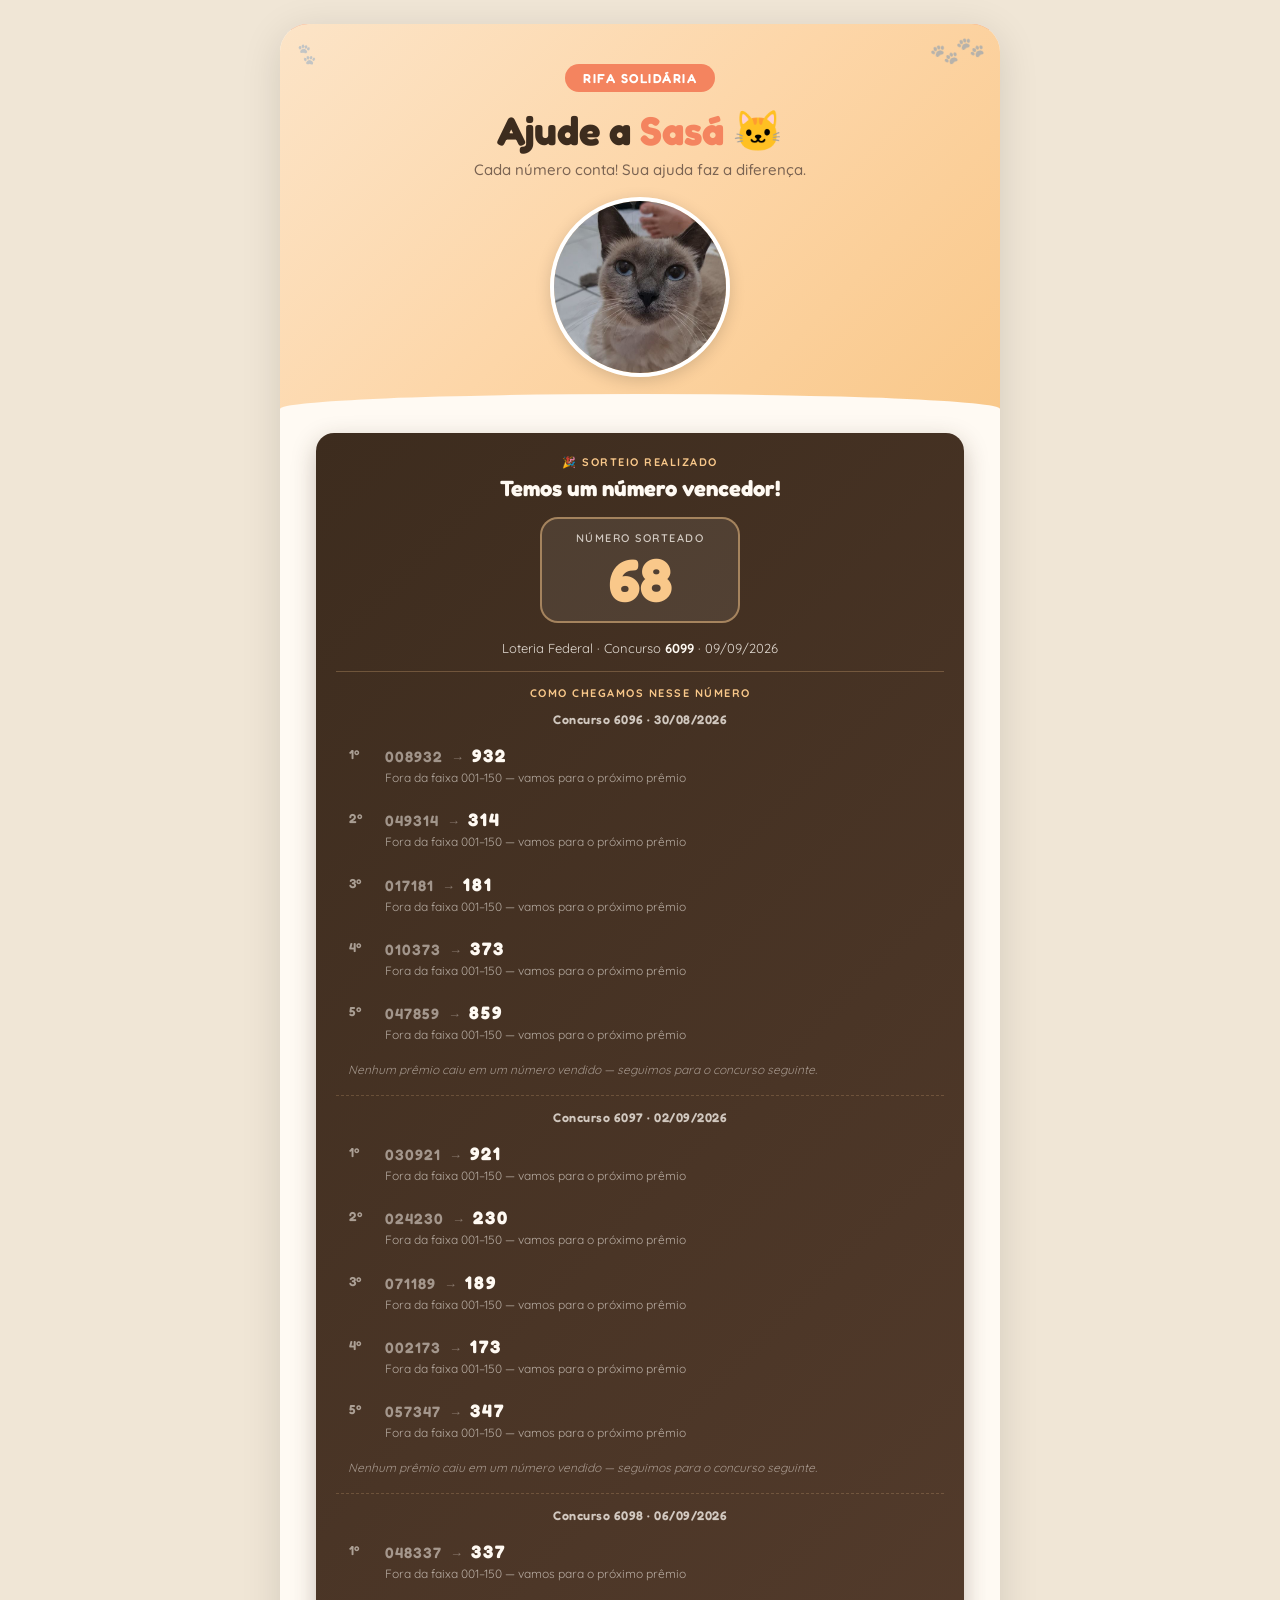
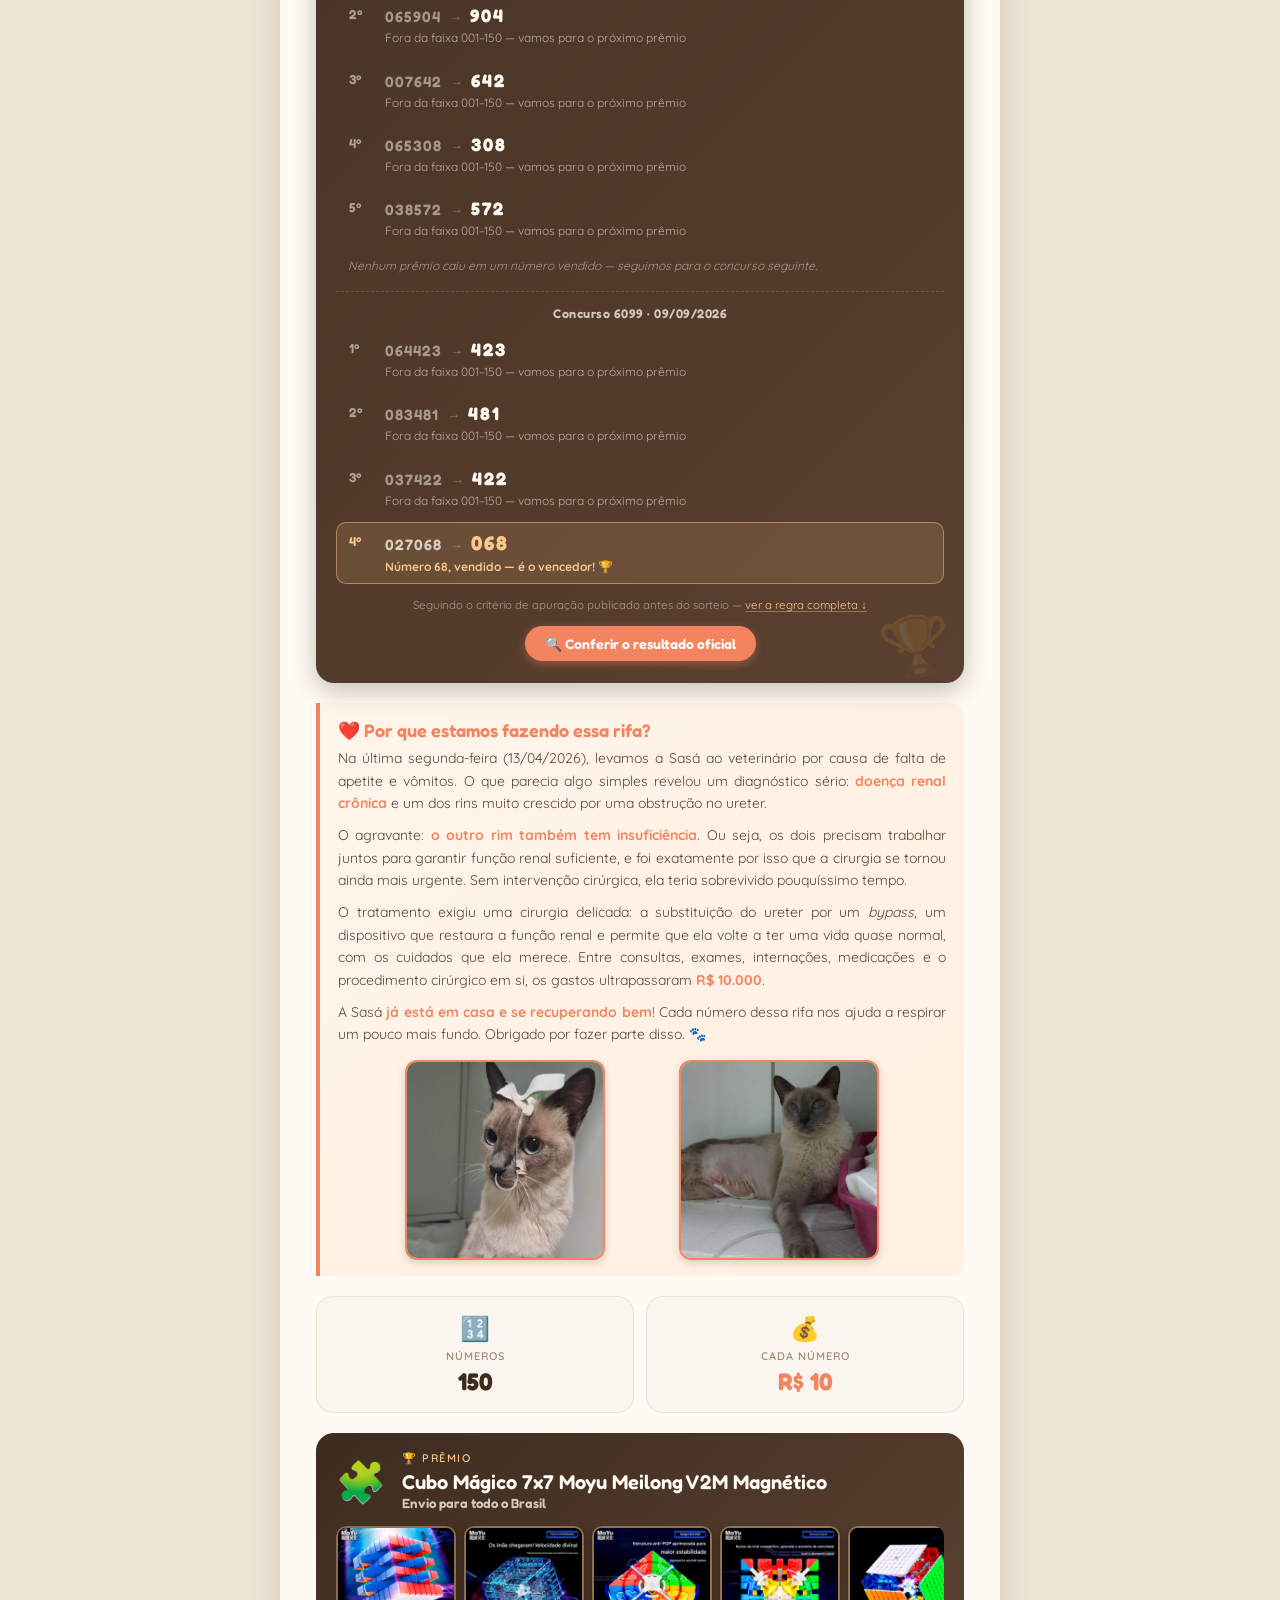
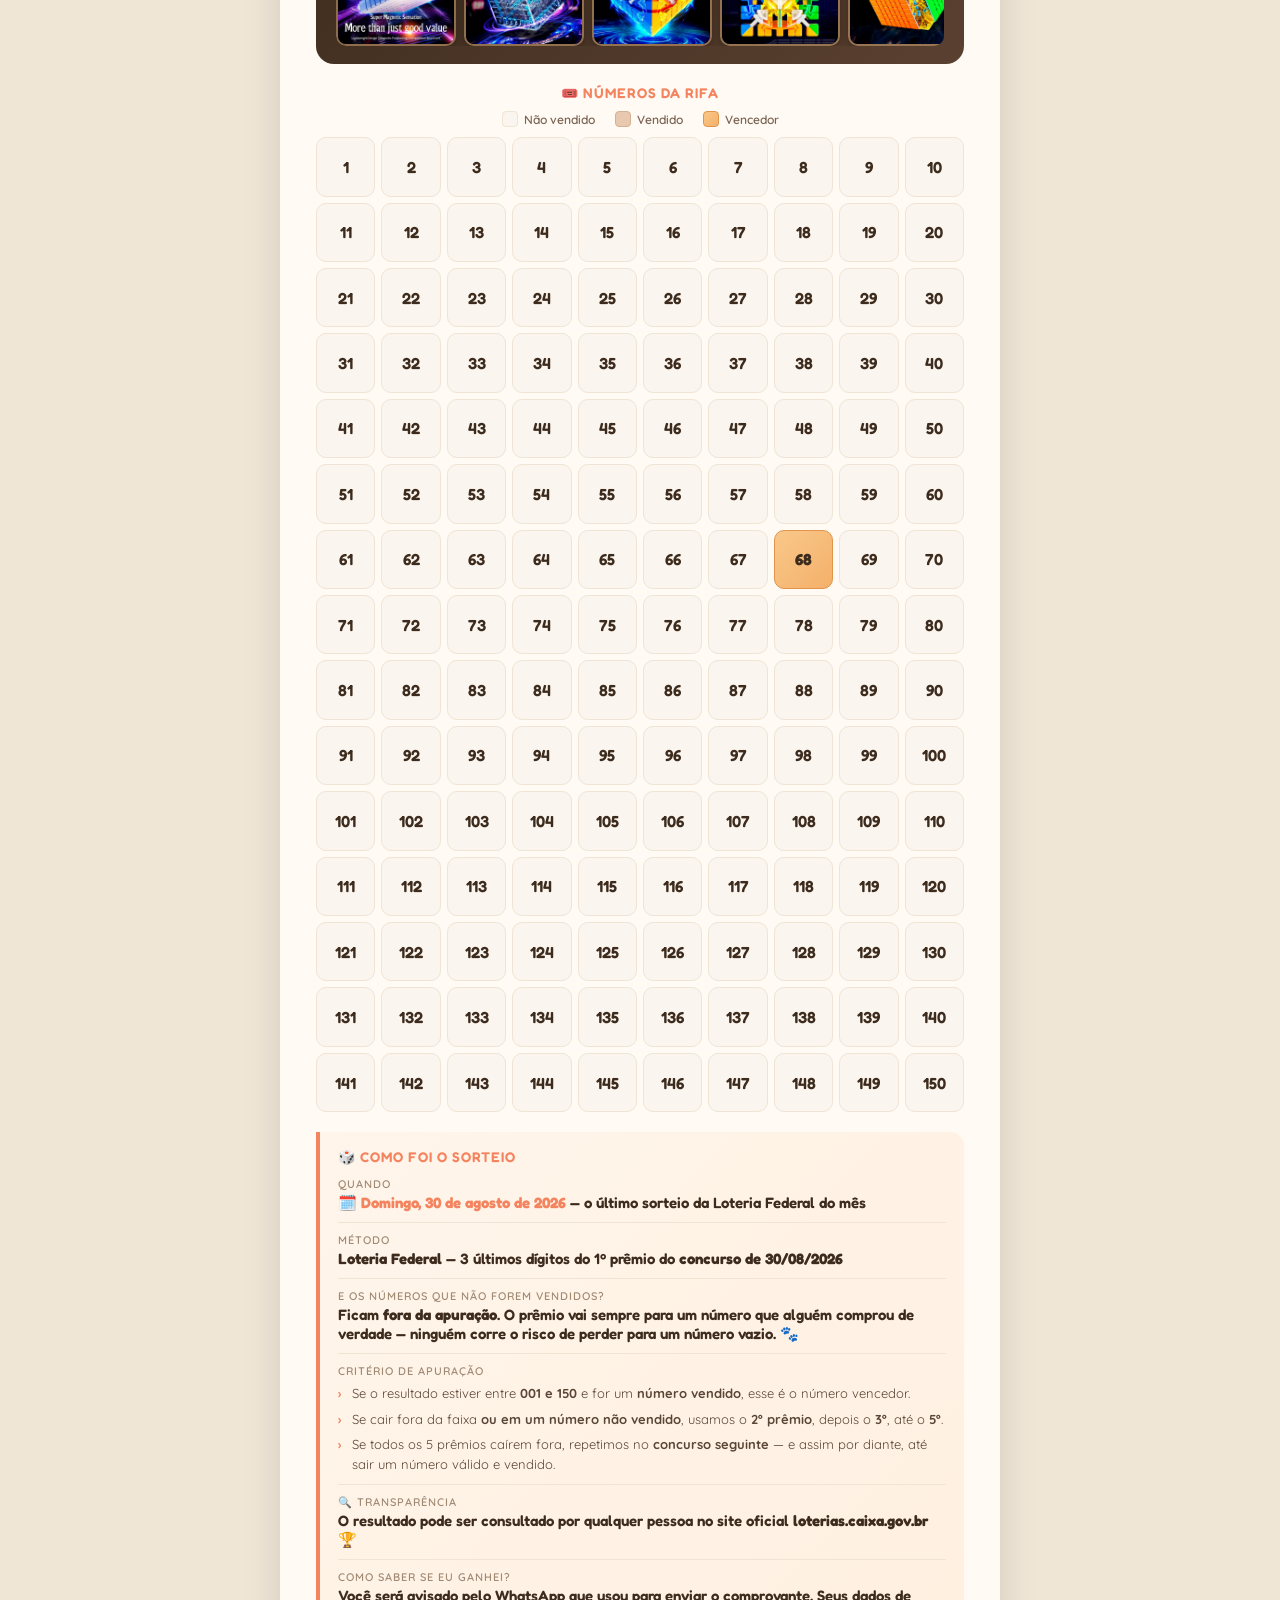
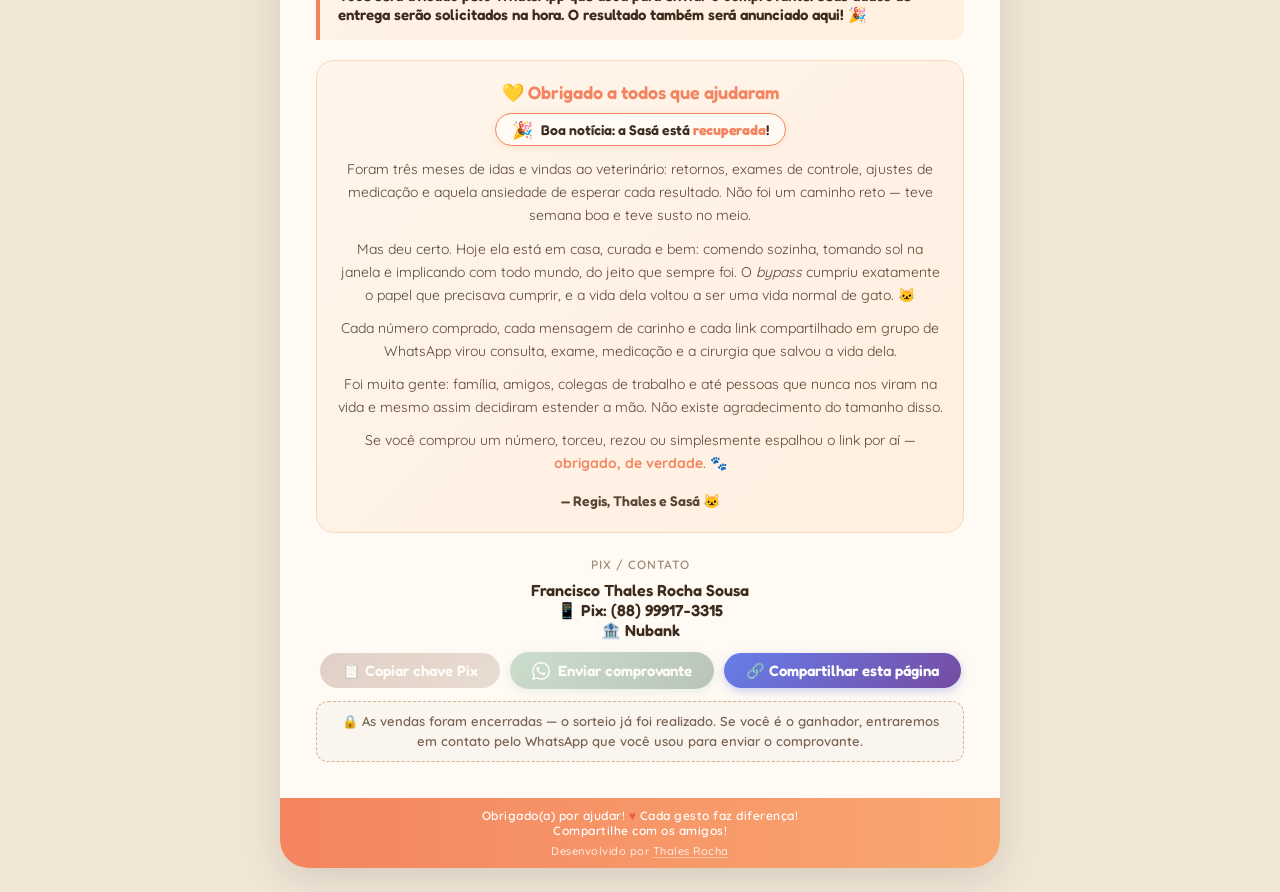
<file: index.html>
<!doctype html>
<html lang="pt-BR">
  <head>
    <meta charset="UTF-8" />
    <meta name="viewport" content="width=device-width, initial-scale=1.0" />
    <title>🐱 Rifa Solidária — Ajude a Sasá</title>
    <meta
      name="description"
      content="Nossa gatinha foi diagnosticada com doença renal crônica e precisou de uma cirurgia de emergência que ultrapassou R$ 10.000. Ela já está em casa se recuperando, mas precisamos de uma forcinha! 🙏 🔢 150 números • 💰 R$ 10 cada 🏆 Prêmio: Cubo Mágico 7x7 Moyu Meilong V2M Magnético 🗓️ Sorteio: 30/08/2026 pela Loteria Federal 👇 Acesse, escolha seu número e faça o Pix. Compartilhe com os amigos! Cada número ajuda muito. 🐾♥️"
    />
    <meta
      name="keywords"
      content="rifa solidária, ajude a Sasá, rifa gato, cubo mágico, rifa online, rifa pix"
    />
    <meta name="author" content="Francisco Thales Rocha Sousa" />
    <meta name="robots" content="index, follow" />

    <!-- Open Graph (WhatsApp, Facebook, etc.) -->
    <meta property="og:type" content="website" />
    <meta
      property="og:url"
      content="https://thalesrochas.github.io/rifa-sasa"
    />
    <meta property="og:title" content="🐱 Rifa Solidária — Ajude a Sasá" />
    <meta
      property="og:description"
      content="Nossa gatinha foi diagnosticada com doença renal crônica e precisou de uma cirurgia de emergência que ultrapassou R$ 10.000. Ela já está em casa se recuperando, mas precisamos de uma forcinha! 🙏 🔢 150 números • 💰 R$ 10 cada 🏆 Prêmio: Cubo Mágico 7x7 Moyu Meilong V2M Magnético 🗓️ Sorteio: 30/08/2026 pela Loteria Federal 👇 Acesse, escolha seu número e faça o Pix. Compartilhe com os amigos! Cada número ajuda muito. 🐾♥️"
    />
    <meta
      property="og:image"
      content="https://thalesrochas.github.io/rifa-sasa/img/foto4.jpg"
    />
    <meta
      property="og:image:secure_url"
      content="https://thalesrochas.github.io/rifa-sasa/img/foto4.jpg"
    />
    <meta property="og:image:type" content="image/jpeg" />
    <meta
      property="og:image:alt"
      content="Foto da Sasá, gatinha da rifa solidária"
    />
    <meta property="og:locale" content="pt_BR" />
    <meta property="og:site_name" content="Rifa Solidária da Sasá" />

    <!-- Twitter Card -->
    <meta name="twitter:card" content="summary_large_image" />
    <meta name="twitter:title" content="🐱 Rifa Solidária — Ajude a Sasá" />
    <meta
      name="twitter:description"
      content="Nossa gatinha foi diagnosticada com doença renal crônica e precisou de uma cirurgia de emergência que ultrapassou R$ 10.000. Ela já está em casa se recuperando, mas precisamos de uma forcinha! 🙏 🔢 150 números • 💰 R$ 10 cada 🏆 Prêmio: Cubo Mágico 7x7 Moyu Meilong V2M Magnético 🗓️ Sorteio: 30/08/2026 pela Loteria Federal 👇 Acesse, escolha seu número e faça o Pix. Compartilhe com os amigos! Cada número ajuda muito. 🐾♥️"
    />
    <meta
      name="twitter:image"
      content="https://thalesrochas.github.io/rifa-sasa/img/foto4.jpg"
    />
    <meta
      name="twitter:image:alt"
      content="Foto da Sasá, gatinha da rifa solidária"
    />

    <link
      href="https://fonts.googleapis.com/css2?family=Fredoka:wght@400;500;600;700&family=Quicksand:wght@400;500;600;700&display=swap"
      rel="stylesheet"
    />
    <link rel="stylesheet" href="css/stylesheet.css" />
    <script src="js/script.js" defer></script>
  </head>
  <body>
    <div class="card">
      <div class="header">
        <div class="paw-prints">🐾🐾</div>
        <div class="paw-prints-left">🐾</div>
        <div class="badge">Rifa Solidária</div>
        <div class="title">Ajude a <span>Sasá</span> 🐱</div>
        <div class="subtitle">
          Cada número conta! Sua ajuda faz a diferença.
        </div>
        <img src="img/foto1.jpg" alt="Sasá" class="cat-photo-header" />
      </div>

      <div class="body">
        <!-- ═══════════════════════════════════════════════════════════
             RESULTADO DO SORTEIO
             Fica oculto até você preencher o objeto RESULTADO no topo
             de js/script.js. Não precisa mexer neste bloco.
             ═══════════════════════════════════════════════════════════ -->
        <div class="result-box" id="result-box" hidden>
          <div class="result-eyebrow" id="result-eyebrow">
            🎉 Sorteio realizado
          </div>
          <div class="result-headline" id="result-headline">
            Temos um número vencedor!
          </div>
          <div class="result-number-wrap" id="result-number-wrap">
            <span class="result-number-label">Número sorteado</span>
            <span class="result-number" id="result-number">—</span>
          </div>
          <div class="result-pending" id="result-pending" hidden>
            <span class="result-pending-icon">⏳</span>
            <span class="result-pending-text" id="result-pending-text"></span>
          </div>
          <div class="result-meta">
            <span class="result-concurso-line" id="result-concurso-line"></span>

            <div class="apuracao" id="apuracao" hidden>
              <div class="apuracao-title" id="apuracao-title">
                Como chegamos nesse número
              </div>
              <div class="apuracao-steps" id="apuracao-steps"></div>
              <div class="apuracao-nota" id="apuracao-nota" hidden></div>
              <div class="apuracao-ref">
                Seguindo o critério de apuração publicado antes do sorteio —
                <a href="#draw-section" class="apuracao-ref-link"
                  >ver a regra completa ↓</a
                >
              </div>
            </div>

            <a
              class="result-link"
              id="result-link"
              href="https://loterias.caixa.gov.br/Paginas/Federal.aspx"
              target="_blank"
              rel="noopener"
            >
              🔍 Conferir o resultado oficial
            </a>
          </div>
        </div>

        <div class="announce-box" id="announce-box">
          <div class="announce-eyebrow">📢 Aviso importante</div>
          <div class="announce-headline">O sorteio já tem data!</div>
          <div class="announce-date">
            <span class="announce-date-day">30</span>
            <span class="announce-date-rest">
              <span class="announce-date-month">de agosto, domingo</span>
              <span class="announce-date-note"
                >Último sorteio da Loteria Federal do mês</span
              >
            </span>
          </div>
          <div class="announce-text">
            <p>
              No começo, a combinação era sortear só quando todos os 150 números
              estivessem vendidos. Acontece que faz um tempo que as vendas
              pararam, e não seria justo deixar quem já participou esperando sem
              previsão nenhuma.
            </p>
            <p>
              Por isso decidimos antecipar:
              <strong>o sorteio acontece no dia 30 de agosto de 2026</strong>,
              com todos os números vendidos ou não. Quem já comprou passa a ter
              uma data certa para saber o resultado — e quem ainda quiser entrar
              tem até lá para escolher o seu.
            </p>
            <p>
              E fica a garantia:
              <strong>números não vendidos não concorrem</strong>. Se o
              resultado cair em um deles, seguimos para o prêmio seguinte até
              chegar em um número comprado. O prêmio vai, com certeza, para
              alguém que participou. 🏆
            </p>
          </div>
        </div>

        <div class="cause-box">
          <div class="cause-title">❤️ Por que estamos fazendo essa rifa?</div>
          <div class="cause-body">
            <p>
              Na última segunda-feira (13/04/2026), levamos a Sasá ao
              veterinário por causa de falta de apetite e vômitos. O que parecia
              algo simples revelou um diagnóstico sério:
              <strong>doença renal crônica</strong> e um dos rins muito crescido
              por uma obstrução no ureter.
            </p>
            <p>
              O agravante:
              <strong>o outro rim também tem insuficiência</strong>. Ou seja, os
              dois precisam trabalhar juntos para garantir função renal
              suficiente, e foi exatamente por isso que a cirurgia se tornou
              ainda mais urgente. Sem intervenção cirúrgica, ela teria
              sobrevivido pouquíssimo tempo.
            </p>
            <p>
              O tratamento exigiu uma cirurgia delicada: a substituição do
              ureter por um <i>bypass</i>, um dispositivo que restaura a função
              renal e permite que ela volte a ter uma vida quase normal, com os
              cuidados que ela merece. Entre consultas, exames, internações,
              medicações e o procedimento cirúrgico em si, os gastos
              ultrapassaram <strong>R$ 10.000</strong>.
            </p>
            <p>
              A Sasá <strong>já está em casa e se recuperando bem</strong>! Cada
              número dessa rifa nos ajuda a respirar um pouco mais fundo.
              Obrigado por fazer parte disso. 🐾
            </p>
            <div class="cause-photos">
              <img
                src="img/foto2.jpg"
                alt="Sasá com uma sonda"
                class="cat-photo-cause"
              />
              <img
                src="img/foto3.jpg"
                alt="Sasá se recuperando"
                class="cat-photo-cause"
              />
            </div>
          </div>
        </div>

        <div class="info-grid">
          <div class="info-item">
            <div class="icon">🔢</div>
            <div class="label">Números</div>
            <div class="value">150</div>
          </div>
          <div class="info-item">
            <div class="icon">💰</div>
            <div class="label">Cada número</div>
            <div class="value highlight">R$ 10</div>
          </div>
        </div>

        <div class="how-to-section" id="how-to-section">
          <div class="how-to-title">📋 Como participar</div>
          <div class="how-to-steps">
            <div class="how-to-step">
              <div class="step-number">1</div>
              <div class="step-text">
                Clique em um ou mais números disponíveis abaixo para
                selecioná-los
              </div>
            </div>
            <div class="how-to-step">
              <div class="step-number">2</div>
              <div class="step-text">
                Faça o PIX de <strong>R$&nbsp;10 por número</strong> para a
                chave abaixo
              </div>
            </div>
            <div class="how-to-step">
              <div class="step-number">3</div>
              <div class="step-text">
                Clique em <strong>"Enviar comprovante"</strong> — os números
                escolhidos já estarão na mensagem. Adicione seu nome e envie!
              </div>
            </div>
          </div>
        </div>

        <div class="prize-box">
          <div class="prize-header">
            <div class="prize-icon">🧩</div>
            <div class="prize-info">
              <div class="prize-label">🏆 Prêmio</div>
              <div class="prize-name">
                Cubo Mágico 7x7 Moyu Meilong V2M Magnético
              </div>
              <div class="prize-name small">Envio para todo o Brasil</div>
            </div>
          </div>
          <div class="prize-gallery">
            <div class="prize-gallery-track">
              <img
                src="img/premio1.jpg"
                alt="Cubo Mágico 7x7 Meilong V2 Magnético"
                class="prize-photo"
              />
              <img
                src="img/premio2.jpg"
                alt="Cubo Mágico 7x7 Meilong V2 Magnético"
                class="prize-photo"
              />
              <img
                src="img/premio3.jpg"
                alt="Cubo Mágico 7x7 Meilong V2 Magnético"
                class="prize-photo"
              />
              <img
                src="img/premio4.jpg"
                alt="Cubo Mágico 7x7 Meilong V2 Magnético"
                class="prize-photo"
              />
              <img
                src="img/premio5.jpg"
                alt="Cubo Mágico 7x7 Meilong V2 Magnético"
                class="prize-photo"
              />
            </div>
          </div>
        </div>

        <div class="numbers-section">
          <div class="numbers-title">🎟️ Números da Rifa</div>
          <div class="numbers-legend">
            <span class="legend-item legend-available" id="legend-available"
              >Disponível</span
            >
            <span class="legend-item legend-selected">Selecionado</span>
            <span class="legend-item legend-sold">Vendido</span>
            <span class="legend-item legend-winner" id="legend-winner" hidden
              >Vencedor</span
            >
          </div>
          <div id="numbers-grid"></div>
          <div
            id="selection-counter"
            class="selection-counter"
            style="display: none"
          >
            <div class="selection-header">
              <span id="selection-label" class="selection-label"></span>
              <button class="selection-clear-btn" onclick="clearSelection()">
                ✕ Limpar
              </button>
            </div>
            <div
              id="selection-numbers-list"
              class="selection-numbers-list"
            ></div>
            <div id="selection-total" class="selection-total"></div>
          </div>
        </div>

        <div class="draw-section" id="draw-section">
          <div class="draw-title" id="draw-title">🎲 Como será o sorteio?</div>
          <div class="draw-info">
            <div class="draw-item">
              <span class="draw-label">Quando</span>
              <span class="draw-value"
                >🗓️
                <strong class="draw-highlight"
                  >Domingo, 30 de agosto de 2026</strong
                >
                — o último sorteio da Loteria Federal do mês</span
              >
            </div>
            <div class="draw-divider"></div>
            <div class="draw-item">
              <span class="draw-label">Método</span>
              <span class="draw-value"
                ><strong>Loteria Federal</strong> — 3 últimos dígitos do 1º
                prêmio do <strong>concurso de 30/08/2026</strong></span
              >
            </div>
            <div class="draw-divider"></div>
            <div class="draw-item">
              <span class="draw-label"
                >E os números que não forem vendidos?</span
              >
              <span class="draw-value"
                >Ficam <strong>fora da apuração</strong>. O prêmio vai sempre
                para um número que alguém comprou de verdade — ninguém corre o
                risco de perder para um número vazio. 🐾</span
              >
            </div>
            <div class="draw-divider"></div>
            <div class="draw-item">
              <span class="draw-label">Critério de apuração</span>
              <ul class="draw-rules">
                <li>
                  Se o resultado estiver entre <strong>001 e 150</strong> e for
                  um <strong>número vendido</strong>, esse é o número vencedor.
                </li>
                <li>
                  Se cair fora da faixa
                  <strong>ou em um número não vendido</strong>, usamos o
                  <strong>2º prêmio</strong>, depois o <strong>3º</strong>, até
                  o <strong>5º</strong>.
                </li>
                <li>
                  Se todos os 5 prêmios caírem fora, repetimos no
                  <strong>concurso seguinte</strong> — e assim por diante, até
                  sair um número válido e vendido.
                </li>
              </ul>
            </div>
            <div class="draw-divider"></div>
            <div class="draw-item">
              <span class="draw-label">🔍 Transparência</span>
              <span class="draw-value"
                >O resultado pode ser consultado por qualquer pessoa no site
                oficial <strong>loterias.caixa.gov.br</strong> 🏆</span
              >
            </div>
            <div class="draw-divider"></div>
            <div class="draw-item">
              <span class="draw-label">Como saber se eu ganhei?</span>
              <span class="draw-value"
                >Você será avisado pelo WhatsApp que usou para enviar o
                comprovante. Seus dados de entrega serão solicitados na hora. O
                resultado também será anunciado aqui! 🎉</span
              >
            </div>
          </div>
        </div>

        <div class="thanks-box">
          <div class="thanks-title">💛 Obrigado a todos que ajudaram</div>
          <div class="thanks-status">
            <span class="thanks-status-icon">🎉</span>
            <span class="thanks-status-text"
              >Boa notícia: a Sasá está <strong>recuperada</strong>!</span
            >
          </div>
          <div class="thanks-body">
            <p>
              Foram três meses de idas e vindas ao veterinário: retornos, exames
              de controle, ajustes de medicação e aquela ansiedade de esperar
              cada resultado. Não foi um caminho reto — teve semana boa e teve
              susto no meio.
            </p>
            <p>
              Mas deu certo. Hoje ela está em casa, curada e bem: comendo
              sozinha, tomando sol na janela e implicando com todo mundo, do
              jeito que sempre foi. O <i>bypass</i> cumpriu exatamente o papel
              que precisava cumprir, e a vida dela voltou a ser uma vida normal
              de gato. 🐱
            </p>
            <p>
              Cada número comprado, cada mensagem de carinho e cada link
              compartilhado em grupo de WhatsApp virou consulta, exame,
              medicação e a cirurgia que salvou a vida dela.
            </p>
            <p>
              Foi muita gente: família, amigos, colegas de trabalho e até
              pessoas que nunca nos viram na vida e mesmo assim decidiram
              estender a mão. Não existe agradecimento do tamanho disso.
            </p>
            <p>
              Se você comprou um número, torceu, rezou ou simplesmente espalhou
              o link por aí — <strong>obrigado, de verdade</strong>. 🐾
            </p>
            <p class="thanks-signature">— Regis, Thales e Sasá 🐱</p>
          </div>
        </div>

        <div class="contact-section">
          <div class="contact-label">Pix / Contato</div>
          <div class="contact-info">Francisco Thales Rocha Sousa</div>
          <div class="contact-info">📱 Pix: (88) 99917-3315</div>
          <div class="contact-info">🏦 Nubank</div>
          <div class="contact-buttons">
            <button class="pix-copy-btn" onclick="copyPixKey(this)">
              📋 Copiar chave Pix
            </button>
            <a
              id="whatsapp-btn"
              class="contact-note"
              href="https://wa.me/5588999173315?text=Ol%C3%A1!%20Gostaria%20muito%20de%20ajudar%20a%20Sas%C3%A1!%0AMeu%20n%C3%BAmero%20da%20sorte%20%C3%A9%20___%20e%20meu%20nome%20completo%20%C3%A9%20_____.%0AAbaixo%20vou%20enviar%20o%20comprovante%20de%20transfer%C3%AAncia."
              target="_blank"
              rel="noopener"
            >
              <svg
                xmlns="http://www.w3.org/2000/svg"
                width="18"
                height="18"
                viewBox="0 0 24 24"
                fill="white"
              >
                <path
                  d="M17.472 14.382c-.297-.149-1.758-.867-2.03-.967-.273-.099-.471-.148-.67.15-.197.297-.767.966-.94 1.164-.173.199-.347.223-.644.075-.297-.15-1.255-.463-2.39-1.475-.883-.788-1.48-1.761-1.653-2.059-.173-.297-.018-.458.13-.606.134-.133.298-.347.446-.52.149-.174.198-.298.298-.497.099-.198.05-.371-.025-.52-.075-.149-.669-1.612-.916-2.207-.242-.579-.487-.5-.669-.51-.173-.008-.371-.01-.57-.01-.198 0-.52.074-.792.372-.272.297-1.04 1.016-1.04 2.479 0 1.462 1.065 2.875 1.213 3.074.149.198 2.096 3.2 5.077 4.487.709.306 1.262.489 1.694.625.712.227 1.36.195 1.871.118.571-.085 1.758-.719 2.006-1.413.248-.694.248-1.289.173-1.413-.074-.124-.272-.198-.57-.347m-5.421 7.403h-.004a9.87 9.87 0 01-5.031-1.378l-.361-.214-3.741.982.998-3.648-.235-.374a9.86 9.86 0 01-1.51-5.26c.001-5.45 4.436-9.884 9.888-9.884 2.64 0 5.122 1.03 6.988 2.898a9.825 9.825 0 012.893 6.994c-.003 5.45-4.437 9.884-9.885 9.884m8.413-18.297A11.815 11.815 0 0012.05 0C5.495 0 .16 5.335.157 11.892c0 2.096.547 4.142 1.588 5.945L.057 24l6.305-1.654a11.882 11.882 0 005.683 1.448h.005c6.554 0 11.89-5.335 11.893-11.893a11.821 11.821 0 00-3.48-8.413z"
                />
              </svg>
              Enviar comprovante
            </a>
            <button class="share-btn" onclick="sharePage(this)">
              🔗 Compartilhar esta página
            </button>
          </div>
          <div class="closed-note" id="closed-note" hidden>
            🔒 As vendas foram encerradas — o sorteio já foi realizado. Se você
            é o ganhador, entraremos em contato pelo WhatsApp que você usou para
            enviar o comprovante.
          </div>
        </div>
      </div>

      <div class="footer-strip">
        Obrigado(a) por ajudar! <span class="heart">♥</span> Cada gesto faz
        diferença!<br />Compartilhe com os amigos!
        <div class="footer-credit">
          Desenvolvido por
          <a
            href="https://github.com/thalesrochas"
            target="_blank"
            rel="noopener"
            class="footer-credit-link"
            >Thales Rocha</a
          >
        </div>
      </div>
    </div>
  </body>
</html>
</file>
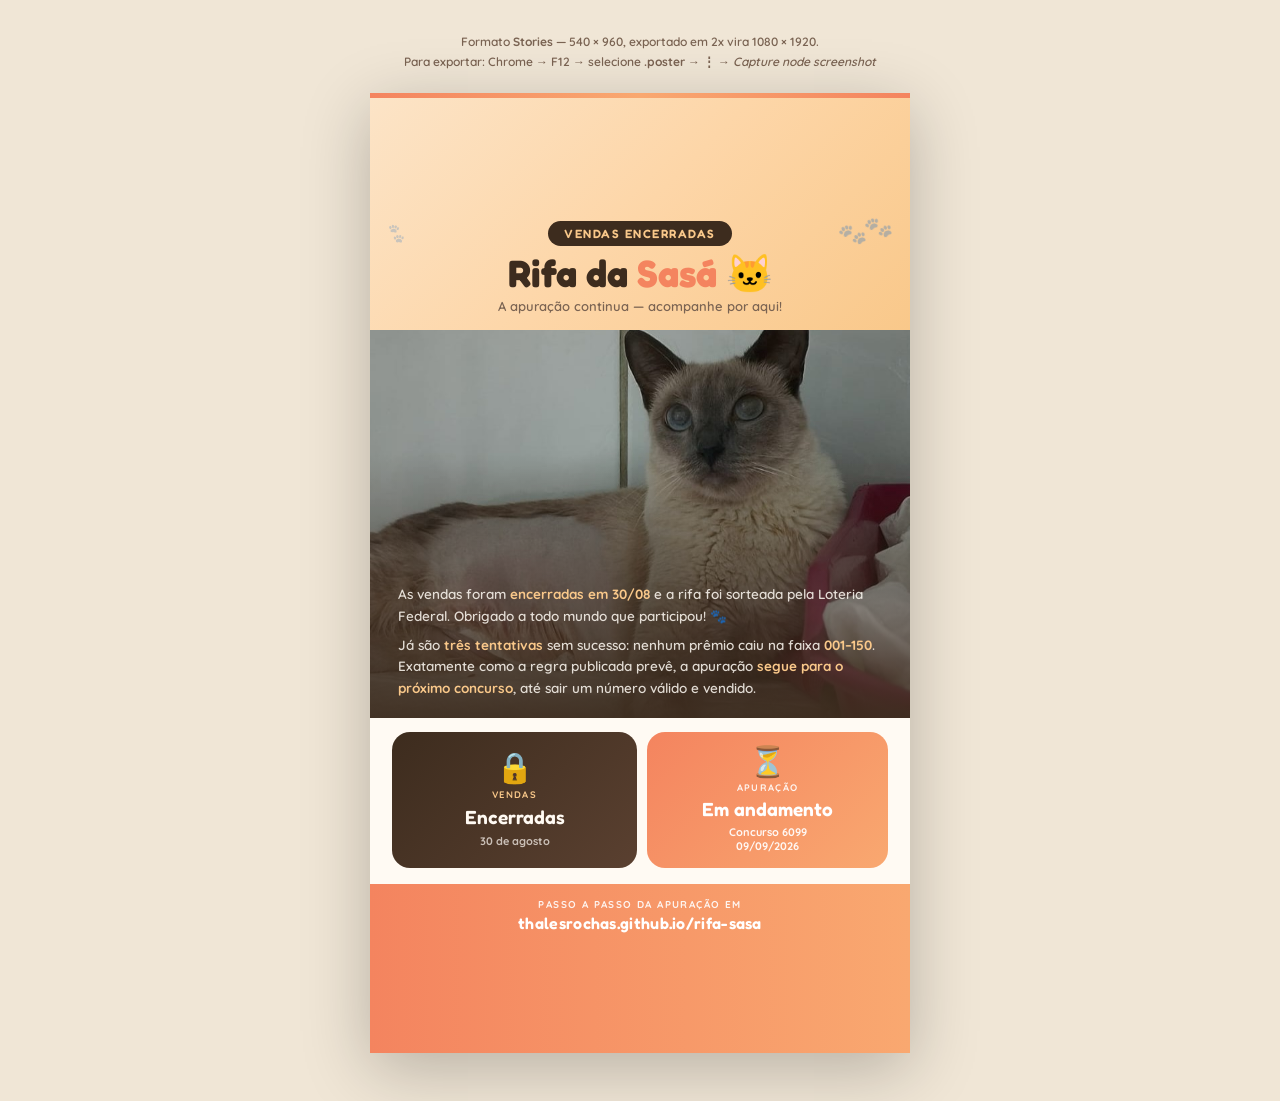
<file: cartaz-apuracao.html>
<!doctype html>
<html lang="pt-BR">
  <head>
    <meta charset="UTF-8" />
    <title>Cartaz — Vendas encerradas e apuração em andamento</title>
    <link
      href="https://fonts.googleapis.com/css2?family=Fredoka:wght@400;500;600;700&family=Quicksand:wght@400;500;600;700&display=swap"
      rel="stylesheet"
    />
    <style>
      * {
        margin: 0;
        padding: 0;
        box-sizing: border-box;
      }

      body {
        background: #f0e6d6;
        min-height: 100vh;
        display: flex;
        flex-direction: column;
        align-items: center;
        padding: 32px 16px 48px;
        font-family: "Fredoka", sans-serif;
      }

      .hint {
        color: #7a6352;
        font-family: "Quicksand", sans-serif;
        font-size: 12px;
        font-weight: 600;
        margin-bottom: 20px;
        text-align: center;
        line-height: 1.7;
      }

      /* ══════════════ POSTER ══════════════ */
      /* 540 × 960 → exportado em 2x vira 1080 × 1920 (Stories).
         O fundo sangra até as bordas, mas o conteúdo fica dentro da
         área segura: o Instagram cobre o topo com o perfil e o rodapé
         com a barra de mensagem. */
      .poster {
        width: 540px;
        height: 960px;
        background: #fffaf3;
        overflow: hidden;
        display: flex;
        flex-direction: column;
        box-shadow: 0 16px 64px rgba(0, 0, 0, 0.24);
        position: relative;
      }

      /* top stripe — idêntico ao site */
      .poster::before {
        content: "";
        position: absolute;
        top: 0;
        left: 0;
        right: 0;
        height: 5px;
        background: linear-gradient(90deg, #f4845f, #f9a870, #f4845f);
        z-index: 30;
      }

      /* ══ HEADER ══ */
      .ph {
        background: linear-gradient(
          135deg,
          #fce4c7 0%,
          #fdd6a8 50%,
          #f9c88a 100%
        );
        /* 128px no topo = fora da faixa do perfil no Stories */
        padding: 128px 28px 16px;
        text-align: center;
        position: relative;
        flex-shrink: 0;
      }

      .ph-paws-r {
        position: absolute;
        top: 124px;
        right: 18px;
        font-size: 22px;
        opacity: 0.3;
        transform: rotate(-15deg);
      }

      .ph-paws-l {
        position: absolute;
        top: 130px;
        left: 16px;
        font-size: 16px;
        opacity: 0.22;
        transform: rotate(20deg);
      }

      .ph-badge {
        display: inline-block;
        background: #3d2c1e;
        color: #f9c88a;
        font-family: "Fredoka", sans-serif;
        font-weight: 600;
        font-size: 12px;
        letter-spacing: 1.5px;
        text-transform: uppercase;
        padding: 5px 16px;
        border-radius: 30px;
        margin-bottom: 8px;
      }

      .ph-title {
        font-family: "Fredoka", sans-serif;
        font-size: 38px;
        font-weight: 700;
        color: #3d2c1e;
        line-height: 1.05;
        margin-bottom: 4px;
      }

      .ph-title span {
        color: #f4845f;
      }

      .ph-sub {
        font-family: "Quicksand", sans-serif;
        font-size: 13px;
        font-weight: 600;
        color: #7a6352;
      }

      /* ══ FOTO — full-bleed, flex:1 ══ */
      .photo-section {
        flex: 1;
        position: relative;
        overflow: hidden;
      }

      .photo-section img {
        width: 100%;
        height: 100%;
        object-fit: cover;
        object-position: center 25%;
        display: block;
      }

      .photo-section::after {
        content: "";
        position: absolute;
        bottom: 0;
        left: 0;
        right: 0;
        height: 68%;
        background: linear-gradient(
          to top,
          rgba(61, 44, 30, 0.94) 0%,
          transparent 100%
        );
      }

      .photo-caption {
        position: absolute;
        bottom: 20px;
        left: 28px;
        right: 28px;
        z-index: 2;
        color: rgba(255, 250, 243, 0.85);
        font-family: "Quicksand", sans-serif;
        font-size: 13.5px;
        font-weight: 600;
        line-height: 1.6;
      }

      .photo-caption strong {
        color: #f9c88a;
        font-weight: 700;
      }

      .photo-caption p + p {
        margin-top: 7px;
      }

      /* ══ CARDS ══ */
      .cards {
        flex-shrink: 0;
        padding: 14px 22px 16px;
        display: flex;
        flex-direction: column;
        gap: 10px;
        background: #fffaf3;
      }

      .cards-row {
        display: flex;
        gap: 10px;
        align-items: stretch;
      }

      /* vendas encerradas — dark brown idêntico ao site */
      .closed-card {
        flex: 1;
        background: linear-gradient(135deg, #3d2c1e, #5a4030);
        border-radius: 18px;
        padding: 18px 14px;
        display: flex;
        flex-direction: column;
        align-items: center;
        justify-content: center;
        text-align: center;
        gap: 6px;
        min-width: 0;
      }

      .closed-icon {
        font-size: 30px;
        line-height: 1;
      }

      .closed-eyebrow {
        font-family: "Quicksand", sans-serif;
        font-size: 9.5px;
        font-weight: 700;
        letter-spacing: 1.3px;
        text-transform: uppercase;
        color: #f9c88a;
      }

      .closed-title {
        font-family: "Fredoka", sans-serif;
        font-size: 19px;
        font-weight: 600;
        color: #fffaf3;
        line-height: 1.15;
      }

      .closed-date {
        font-family: "Quicksand", sans-serif;
        font-size: 11px;
        font-weight: 700;
        color: rgba(255, 250, 243, 0.7);
      }

      /* apuração — coral idêntico ao site */
      .apur-card {
        flex: 1;
        background: linear-gradient(135deg, #f4845f, #f9a870);
        border-radius: 18px;
        padding: 14px 12px;
        display: flex;
        flex-direction: column;
        align-items: center;
        justify-content: center;
        text-align: center;
        gap: 5px;
        min-width: 0;
      }

      .apur-icon {
        font-size: 30px;
        line-height: 1;
      }

      .apur-eyebrow {
        font-family: "Quicksand", sans-serif;
        font-size: 9.5px;
        font-weight: 700;
        letter-spacing: 1.3px;
        text-transform: uppercase;
        color: rgba(255, 255, 255, 0.9);
      }

      .apur-title {
        font-family: "Fredoka", sans-serif;
        font-size: 19px;
        font-weight: 600;
        color: #fff;
        line-height: 1.15;
      }

      .apur-note {
        font-family: "Quicksand", sans-serif;
        font-size: 11px;
        font-weight: 700;
        color: rgba(255, 255, 255, 0.92);
        line-height: 1.3;
      }

      /* ══ FOOTER ══ */
      .footer-strip {
        background: linear-gradient(90deg, #f4845f, #f9a870);
        /* 120px embaixo = fora da barra de mensagem do Stories */
        padding: 14px 20px 120px;
        text-align: center;
        font-family: "Fredoka", sans-serif;
        color: #fff;
        flex-shrink: 0;
      }

      .footer-label {
        font-family: "Quicksand", sans-serif;
        font-size: 10px;
        font-weight: 700;
        letter-spacing: 1.4px;
        text-transform: uppercase;
        opacity: 0.9;
        margin-bottom: 2px;
      }

      .footer-url {
        font-size: 16px;
        font-weight: 600;
        letter-spacing: 0.3px;
      }

      /* ══ IMPRESSÃO ══ */
      @media print {
        @page {
          size: 143mm 254mm;
          margin: 0;
        }

        html,
        body {
          background: #fff;
          padding: 0;
          margin: 0;
        }

        .hint {
          display: none !important;
        }

        .poster {
          width: 143mm;
          height: 254mm;
          box-shadow: none;
          page-break-inside: avoid;
        }

        * {
          -webkit-print-color-adjust: exact !important;
          print-color-adjust: exact !important;
        }
      }
    </style>
  </head>
  <body>
    <p class="hint">
      Formato <strong>Stories</strong> — 540 × 960, exportado em 2x vira
      1080 × 1920.<br />
      Para exportar: Chrome → F12 → selecione <strong>.poster</strong> → ⋮ →
      <em>Capture node screenshot</em>
    </p>

    <div class="poster">
      <!-- HEADER -->
      <div class="ph">
        <div class="ph-paws-r">🐾🐾</div>
        <div class="ph-paws-l">🐾</div>
        <div class="ph-badge">Vendas encerradas</div>
        <div class="ph-title">Rifa da <span>Sasá</span> 🐱</div>
        <div class="ph-sub">A apuração continua — acompanhe por aqui!</div>
      </div>

      <!-- FOTO FULL-BLEED -->
      <div class="photo-section">
        <img src="img/foto3.jpg" alt="Sasá recuperada" />
        <div class="photo-caption">
          <p>
            As vendas foram <strong>encerradas em 30/08</strong> e a rifa foi
            sorteada pela Loteria Federal. Obrigado a todo mundo que participou!
            🐾
          </p>
          <p>
            Já são <strong>três tentativas</strong> sem sucesso: nenhum prêmio
            caiu na faixa <strong>001–150</strong>. Exatamente como a regra
            publicada prevê, a apuração <strong>segue para o próximo
            concurso</strong>, até sair um número válido e vendido.
          </p>
        </div>
      </div>

      <!-- CARDS -->
      <div class="cards">
        <div class="cards-row">
          <div class="closed-card">
            <div class="closed-icon">🔒</div>
            <div class="closed-eyebrow">Vendas</div>
            <div class="closed-title">Encerradas</div>
            <div class="closed-date">30 de agosto</div>
          </div>

          <div class="apur-card">
            <div class="apur-icon">⏳</div>
            <div class="apur-eyebrow">Apuração</div>
            <div class="apur-title">Em andamento</div>
            <div class="apur-note">Concurso 6099<br />09/09/2026</div>
          </div>

        </div>
      </div>

      <!-- FOOTER -->
      <div class="footer-strip">
        <div class="footer-label">Passo a passo da apuração em</div>
        <div class="footer-url">thalesrochas.github.io/rifa-sasa</div>
      </div>
    </div>
  </body>
</html>
</file>
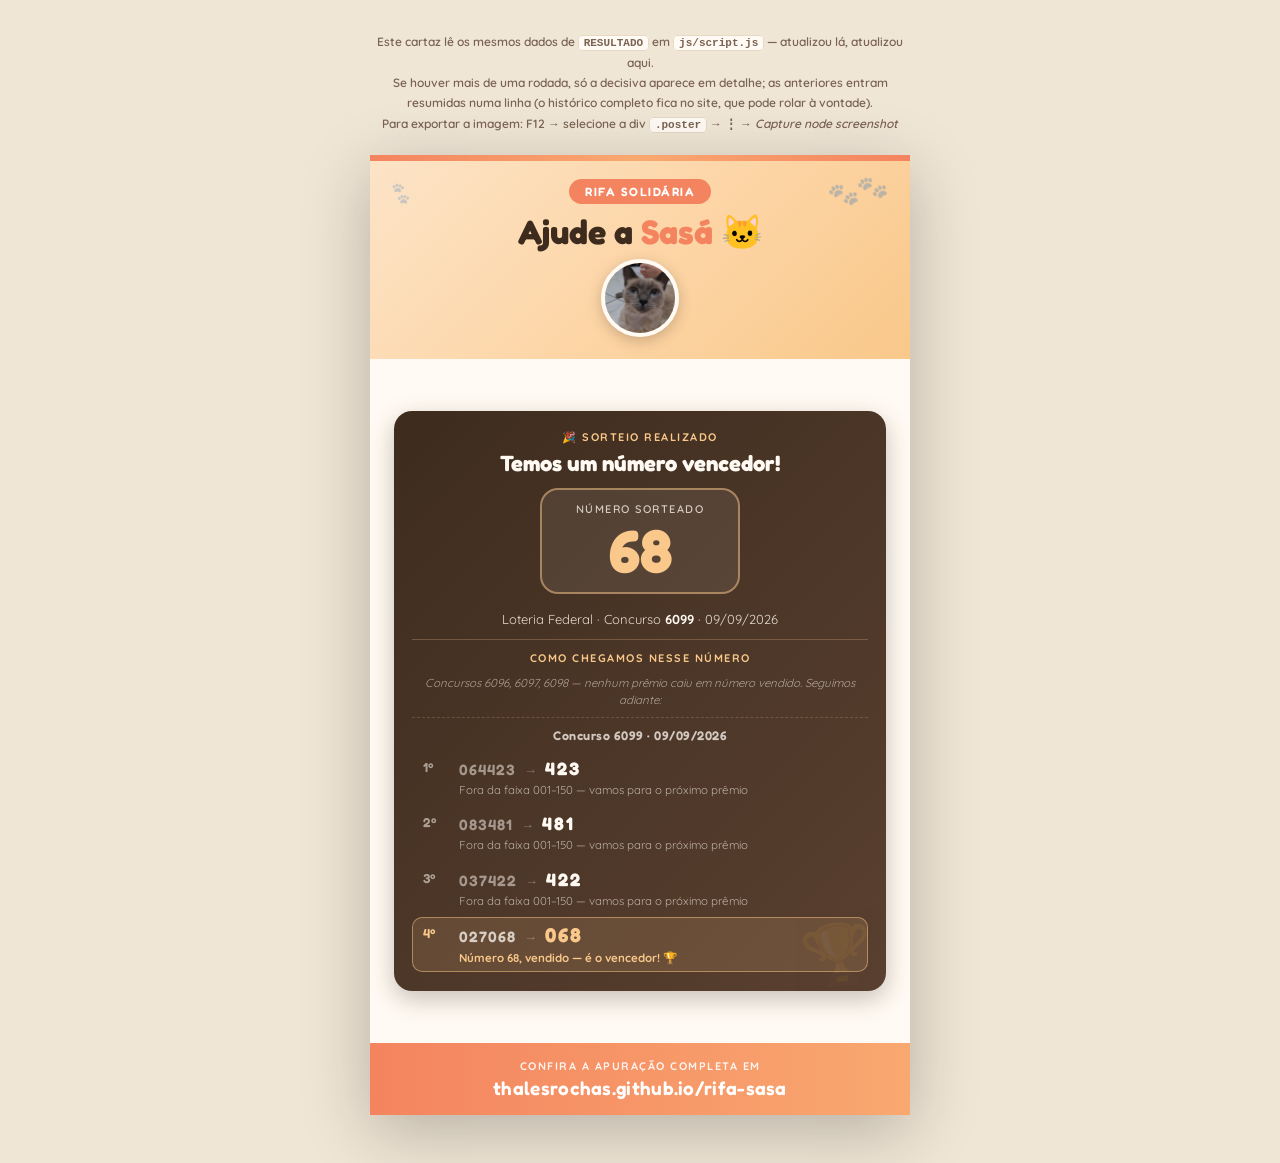
<file: cartaz-resultado.html>
<!doctype html>
<html lang="pt-BR">
  <head>
    <meta charset="UTF-8" />
    <meta name="viewport" content="width=device-width, initial-scale=1.0" />
    <title>Cartaz do resultado — Rifa Solidária Sasá</title>
    <link
      href="https://fonts.googleapis.com/css2?family=Fredoka:wght@400;500;600;700&family=Quicksand:wght@400;500;600;700&display=swap"
      rel="stylesheet"
    />
    <!-- Reaproveita os estilos do site: o painel do resultado é o mesmo -->
    <link rel="stylesheet" href="css/stylesheet.css" />
    <style>
      /* ══════════════ PÁGINA ══════════════ */
      body {
        display: flex;
        flex-direction: column;
        align-items: center;
        justify-content: flex-start;
        background: #f0e6d6;
        padding: 32px 16px 48px;
        min-height: 100vh;
      }

      .hint {
        color: #7a6352;
        font-family: "Quicksand", sans-serif;
        font-size: 12px;
        font-weight: 600;
        margin-bottom: 20px;
        text-align: center;
        line-height: 1.7;
        max-width: 540px;
      }

      .hint code {
        background: #fffaf3;
        border: 1px solid #e8d9c5;
        border-radius: 4px;
        padding: 1px 5px;
        font-size: 11px;
      }

      /* ══════════════ CARTAZ ══════════════ */
      /* 540 × 960 → exportado em 2x vira 1080 × 1920 (Stories / Status).
         A altura é mínima, não fixa: se você cadastrar mais uma rodada de
         apuração o cartaz cresce em vez de cortar o conteúdo. */
      .poster {
        width: 540px;
        min-height: 960px;
        background: #fffaf3;
        overflow: hidden;
        display: flex;
        flex-direction: column;
        box-shadow: 0 16px 64px rgba(0, 0, 0, 0.24);
        position: relative;
        flex-shrink: 0;
      }

      .poster::before {
        content: "";
        position: absolute;
        top: 0;
        left: 0;
        right: 0;
        height: 6px;
        background: linear-gradient(90deg, #f4845f, #f9a870, #f4845f);
        z-index: 30;
      }

      /* ══ TOPO ══ */
      .ph {
        background: linear-gradient(
          135deg,
          #fce4c7 0%,
          #fdd6a8 50%,
          #f9c88a 100%
        );
        padding: 24px 28px 18px;
        text-align: center;
        position: relative;
        flex-shrink: 0;
      }

      .ph-paws-r {
        position: absolute;
        top: 20px;
        right: 22px;
        font-size: 24px;
        opacity: 0.28;
        transform: rotate(-15deg);
      }

      .ph-paws-l {
        position: absolute;
        top: 26px;
        left: 20px;
        font-size: 18px;
        opacity: 0.22;
        transform: rotate(20deg);
      }

      .ph-badge {
        display: inline-block;
        background: #f4845f;
        color: #fff;
        font-family: "Fredoka", sans-serif;
        font-weight: 600;
        font-size: 12px;
        letter-spacing: 1.5px;
        text-transform: uppercase;
        padding: 5px 16px;
        border-radius: 30px;
        margin-bottom: 10px;
      }

      .ph-title {
        font-family: "Fredoka", sans-serif;
        font-size: 34px;
        font-weight: 700;
        color: #3d2c1e;
        line-height: 1.05;
        margin-bottom: 10px;
      }

      .ph-title span {
        color: #f4845f;
      }

      .ph-photo {
        width: 78px;
        height: 78px;
        border-radius: 50%;
        object-fit: cover;
        border: 4px solid #fffaf3;
        box-shadow: 0 4px 14px rgba(61, 44, 30, 0.25);
      }

      /* ══ CORPO — o painel do resultado ══ */
      .poster-body {
        flex: 1;
        display: flex;
        align-items: center;
        padding: 22px 24px;
        min-height: 0;
      }

      .poster-body .result-box {
        width: 100%;
        margin-bottom: 0;
        padding: 19px 18px;
      }

      /* Num cartaz nada é clicável: fora o botão e o link da regra */
      .poster .result-link,
      .poster .apuracao-ref {
        display: none !important;
      }

      /* A marca d'água atrapalha a leitura num quadro mais apertado */
      .poster .result-box::after {
        opacity: 0.07;
      }

      /* Compactação: o painel é feito para rolar numa página, aqui
         precisa caber inteiro em um quadro fechado */
      .poster .result-headline {
        margin-bottom: 12px;
      }

      .poster .result-pending {
        padding: 11px 14px;
        margin-bottom: 12px;
        gap: 10px;
      }

      .poster .result-meta {
        gap: 9px;
      }

      .poster .apuracao {
        padding-top: 11px;
      }

      .poster .apuracao-title {
        margin-bottom: 9px;
      }

      .poster .apuracao-history {
        font-size: 11.5px;
        margin-bottom: 10px;
        padding-bottom: 9px;
      }

      .poster .apuracao-step {
        padding: 5px 10px;
      }

      .poster .apuracao-step + .apuracao-step {
        margin-top: 2px;
      }

      .poster .apuracao-verdict {
        font-size: 11.5px;
        line-height: 1.4;
      }

      .poster .apuracao-rodada-end {
        margin-top: 6px;
      }

      .poster .apuracao-nota {
        margin-top: 8px;
      }

      /* ══ RODAPÉ ══ */
      .poster-footer {
        flex-shrink: 0;
        background: linear-gradient(90deg, #f4845f, #f9a870);
        padding: 16px 20px;
        text-align: center;
        color: #fff;
      }

      .poster-footer-label {
        font-family: "Quicksand", sans-serif;
        font-size: 11px;
        font-weight: 700;
        letter-spacing: 1.5px;
        text-transform: uppercase;
        opacity: 0.9;
        margin-bottom: 3px;
      }

      .poster-footer-url {
        font-family: "Fredoka", sans-serif;
        font-size: 19px;
        font-weight: 600;
        letter-spacing: 0.3px;
      }

      /* ══ EXPORTAÇÃO ══ */
      @media print {
        @page {
          size: 143mm 254mm;
          margin: 0;
        }

        body {
          background: #fff;
          padding: 0;
        }

        .hint {
          display: none !important;
        }

        .poster {
          box-shadow: none;
          page-break-inside: avoid;
        }

        * {
          -webkit-print-color-adjust: exact !important;
          print-color-adjust: exact !important;
        }
      }
    </style>
  </head>
  <body class="is-poster">
    <p class="hint">
      Este cartaz lê os mesmos dados de <code>RESULTADO</code> em
      <code>js/script.js</code> — atualizou lá, atualizou aqui.<br />
      Se houver mais de uma rodada, só a decisiva aparece em detalhe; as
      anteriores entram resumidas numa linha (o histórico completo fica no
      site, que pode rolar à vontade).<br />
      Para exportar a imagem: F12 → selecione a div
      <code>.poster</code> → ⋮ → <em>Capture node screenshot</em>
    </p>

    <div class="poster">
      <div class="ph">
        <div class="ph-paws-r">🐾🐾</div>
        <div class="ph-paws-l">🐾</div>
        <div class="ph-badge">Rifa Solidária</div>
        <div class="ph-title">Ajude a <span>Sasá</span> 🐱</div>
        <img src="img/foto1.jpg" alt="Sasá" class="ph-photo" />
      </div>

      <div class="poster-body">
        <!-- Mesma marcação do site; quem preenche é o js/script.js -->
        <div class="result-box" id="result-box" hidden>
          <div class="result-eyebrow" id="result-eyebrow">
            🎉 Sorteio realizado
          </div>
          <div class="result-headline" id="result-headline">
            Temos um número vencedor!
          </div>
          <div class="result-number-wrap" id="result-number-wrap">
            <span class="result-number-label">Número sorteado</span>
            <span class="result-number" id="result-number">—</span>
          </div>
          <div class="result-pending" id="result-pending" hidden>
            <span class="result-pending-icon">⏳</span>
            <span class="result-pending-text" id="result-pending-text"></span>
          </div>
          <div class="result-meta">
            <span class="result-concurso-line" id="result-concurso-line"></span>

            <div class="apuracao" id="apuracao" hidden>
              <div class="apuracao-title" id="apuracao-title">
                Como chegamos nesse número
              </div>
              <div class="apuracao-steps" id="apuracao-steps"></div>
              <div class="apuracao-nota" id="apuracao-nota" hidden></div>
              <div class="apuracao-ref">
                Seguindo o critério de apuração publicado antes do sorteio
              </div>
            </div>

            <a
              class="result-link"
              id="result-link"
              href="https://loterias.caixa.gov.br/Paginas/Federal.aspx"
              target="_blank"
              rel="noopener"
            >
              🔍 Conferir o resultado oficial
            </a>
          </div>
        </div>
      </div>

      <div class="poster-footer">
        <div class="poster-footer-label">Confira a apuração completa em</div>
        <div class="poster-footer-url">thalesrochas.github.io/rifa-sasa</div>
      </div>
    </div>

    <script src="js/script.js" defer></script>
  </body>
</html>
</file>
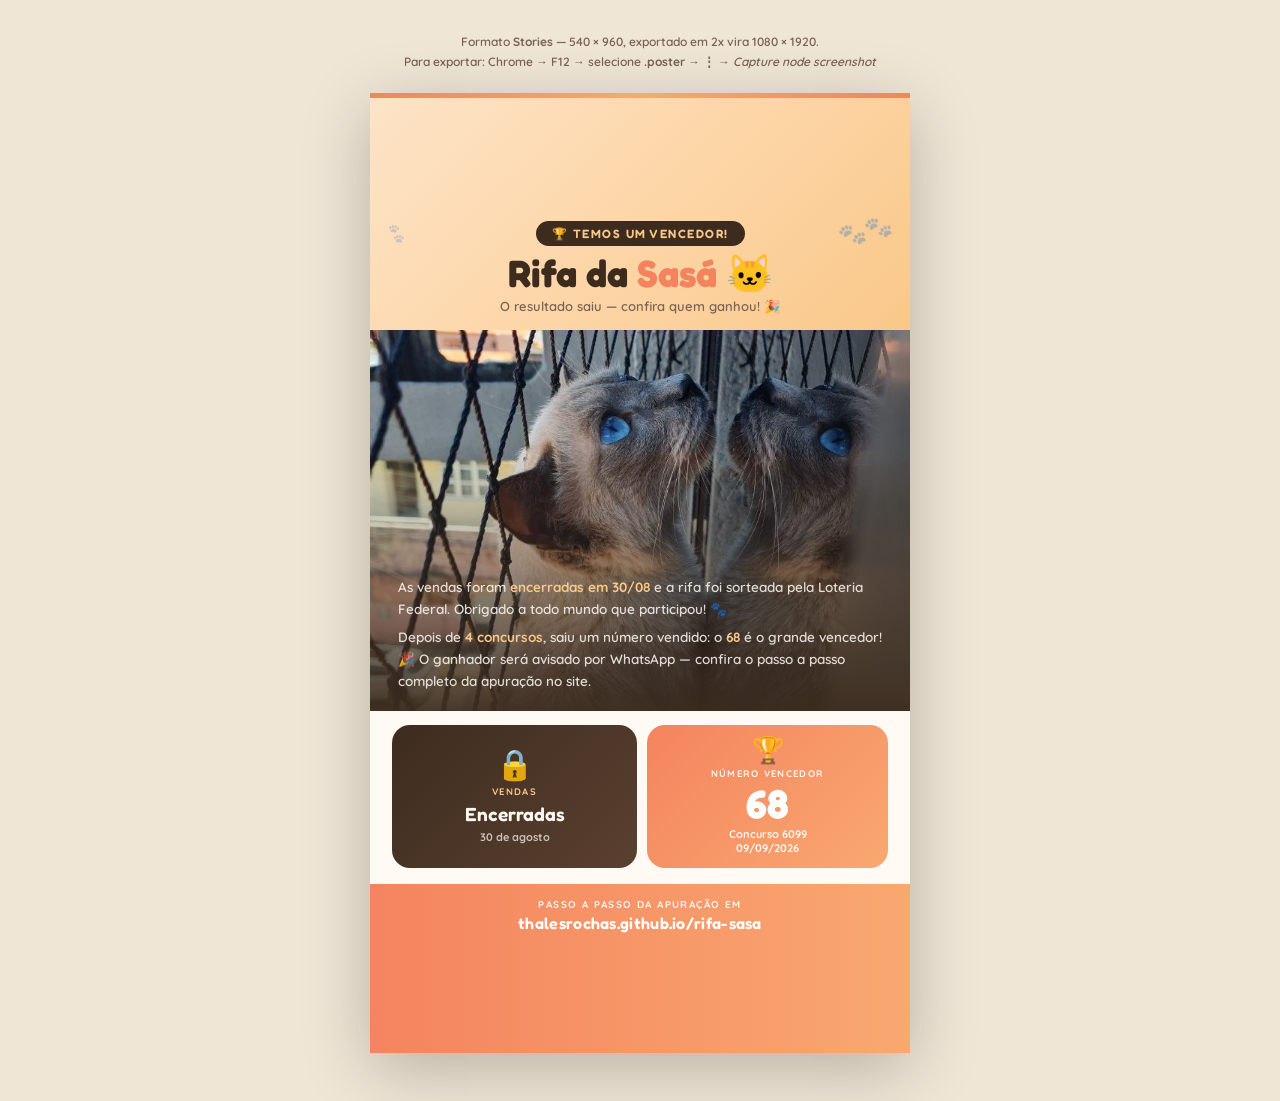
<file: cartaz-vencedor.html>
<!doctype html>
<html lang="pt-BR">
  <head>
    <meta charset="UTF-8" />
    <title>Cartaz — Temos um vencedor!</title>
    <link
      href="https://fonts.googleapis.com/css2?family=Fredoka:wght@400;500;600;700&family=Quicksand:wght@400;500;600;700&display=swap"
      rel="stylesheet"
    />
    <style>
      * {
        margin: 0;
        padding: 0;
        box-sizing: border-box;
      }

      body {
        background: #f0e6d6;
        min-height: 100vh;
        display: flex;
        flex-direction: column;
        align-items: center;
        padding: 32px 16px 48px;
        font-family: "Fredoka", sans-serif;
      }

      .hint {
        color: #7a6352;
        font-family: "Quicksand", sans-serif;
        font-size: 12px;
        font-weight: 600;
        margin-bottom: 20px;
        text-align: center;
        line-height: 1.7;
      }

      /* ══════════════ POSTER ══════════════ */
      /* 540 × 960 → exportado em 2x vira 1080 × 1920 (Stories).
         O fundo sangra até as bordas, mas o conteúdo fica dentro da
         área segura: o Instagram cobre o topo com o perfil e o rodapé
         com a barra de mensagem. */
      .poster {
        width: 540px;
        height: 960px;
        background: #fffaf3;
        overflow: hidden;
        display: flex;
        flex-direction: column;
        box-shadow: 0 16px 64px rgba(0, 0, 0, 0.24);
        position: relative;
      }

      /* top stripe — idêntico ao site */
      .poster::before {
        content: "";
        position: absolute;
        top: 0;
        left: 0;
        right: 0;
        height: 5px;
        background: linear-gradient(90deg, #f4845f, #f9a870, #f4845f);
        z-index: 30;
      }

      /* ══ HEADER ══ */
      .ph {
        background: linear-gradient(
          135deg,
          #fce4c7 0%,
          #fdd6a8 50%,
          #f9c88a 100%
        );
        /* 128px no topo = fora da faixa do perfil no Stories */
        padding: 128px 28px 16px;
        text-align: center;
        position: relative;
        flex-shrink: 0;
      }

      .ph-paws-r {
        position: absolute;
        top: 124px;
        right: 18px;
        font-size: 22px;
        opacity: 0.3;
        transform: rotate(-15deg);
      }

      .ph-paws-l {
        position: absolute;
        top: 130px;
        left: 16px;
        font-size: 16px;
        opacity: 0.22;
        transform: rotate(20deg);
      }

      .ph-badge {
        display: inline-block;
        background: #3d2c1e;
        color: #f9c88a;
        font-family: "Fredoka", sans-serif;
        font-weight: 600;
        font-size: 12px;
        letter-spacing: 1.5px;
        text-transform: uppercase;
        padding: 5px 16px;
        border-radius: 30px;
        margin-bottom: 8px;
      }

      .ph-title {
        font-family: "Fredoka", sans-serif;
        font-size: 38px;
        font-weight: 700;
        color: #3d2c1e;
        line-height: 1.05;
        margin-bottom: 4px;
      }

      .ph-title span {
        color: #f4845f;
      }

      .ph-sub {
        font-family: "Quicksand", sans-serif;
        font-size: 13px;
        font-weight: 600;
        color: #7a6352;
      }

      /* ══ FOTO — full-bleed, flex:1 ══ */
      .photo-section {
        flex: 1;
        position: relative;
        overflow: hidden;
      }

      .photo-section img {
        width: 100%;
        height: 100%;
        object-fit: cover;
        object-position: center 25%;
        display: block;
      }

      .photo-section::after {
        content: "";
        position: absolute;
        bottom: 0;
        left: 0;
        right: 0;
        height: 68%;
        background: linear-gradient(
          to top,
          rgba(61, 44, 30, 0.94) 0%,
          transparent 100%
        );
      }

      .photo-caption {
        position: absolute;
        bottom: 20px;
        left: 28px;
        right: 28px;
        z-index: 2;
        color: rgba(255, 250, 243, 0.85);
        font-family: "Quicksand", sans-serif;
        font-size: 13.5px;
        font-weight: 600;
        line-height: 1.6;
      }

      .photo-caption strong {
        color: #f9c88a;
        font-weight: 700;
      }

      .photo-caption p + p {
        margin-top: 7px;
      }

      /* ══ CARDS ══ */
      .cards {
        flex-shrink: 0;
        padding: 14px 22px 16px;
        display: flex;
        flex-direction: column;
        gap: 10px;
        background: #fffaf3;
      }

      .cards-row {
        display: flex;
        gap: 10px;
        align-items: stretch;
      }

      /* vendas encerradas — dark brown idêntico ao site */
      .closed-card {
        flex: 1;
        background: linear-gradient(135deg, #3d2c1e, #5a4030);
        border-radius: 18px;
        padding: 18px 14px;
        display: flex;
        flex-direction: column;
        align-items: center;
        justify-content: center;
        text-align: center;
        gap: 6px;
        min-width: 0;
      }

      .closed-icon {
        font-size: 30px;
        line-height: 1;
      }

      .closed-eyebrow {
        font-family: "Quicksand", sans-serif;
        font-size: 9.5px;
        font-weight: 700;
        letter-spacing: 1.3px;
        text-transform: uppercase;
        color: #f9c88a;
      }

      .closed-title {
        font-family: "Fredoka", sans-serif;
        font-size: 19px;
        font-weight: 600;
        color: #fffaf3;
        line-height: 1.15;
      }

      .closed-date {
        font-family: "Quicksand", sans-serif;
        font-size: 11px;
        font-weight: 700;
        color: rgba(255, 250, 243, 0.7);
      }

      /* vencedor — coral idêntico ao site, número em destaque */
      .winner-card {
        flex: 1;
        background: linear-gradient(135deg, #f4845f, #f9a870);
        border-radius: 18px;
        padding: 12px 12px;
        display: flex;
        flex-direction: column;
        align-items: center;
        justify-content: center;
        text-align: center;
        gap: 2px;
        min-width: 0;
      }

      .winner-icon {
        font-size: 26px;
        line-height: 1;
        margin-bottom: 2px;
      }

      .winner-eyebrow {
        font-family: "Quicksand", sans-serif;
        font-size: 9.5px;
        font-weight: 700;
        letter-spacing: 1.3px;
        text-transform: uppercase;
        color: rgba(255, 255, 255, 0.9);
      }

      .winner-number {
        font-family: "Fredoka", sans-serif;
        font-size: 40px;
        font-weight: 700;
        color: #fff;
        line-height: 1.05;
        margin: 1px 0;
      }

      .winner-note {
        font-family: "Quicksand", sans-serif;
        font-size: 11px;
        font-weight: 700;
        color: rgba(255, 255, 255, 0.92);
        line-height: 1.3;
      }

      /* ══ FOOTER ══ */
      .footer-strip {
        background: linear-gradient(90deg, #f4845f, #f9a870);
        /* 120px embaixo = fora da barra de mensagem do Stories */
        padding: 14px 20px 120px;
        text-align: center;
        font-family: "Fredoka", sans-serif;
        color: #fff;
        flex-shrink: 0;
      }

      .footer-label {
        font-family: "Quicksand", sans-serif;
        font-size: 10px;
        font-weight: 700;
        letter-spacing: 1.4px;
        text-transform: uppercase;
        opacity: 0.9;
        margin-bottom: 2px;
      }

      .footer-url {
        font-size: 16px;
        font-weight: 600;
        letter-spacing: 0.3px;
      }

      /* ══ IMPRESSÃO ══ */
      @media print {
        @page {
          size: 143mm 254mm;
          margin: 0;
        }

        html,
        body {
          background: #fff;
          padding: 0;
          margin: 0;
        }

        .hint {
          display: none !important;
        }

        .poster {
          width: 143mm;
          height: 254mm;
          box-shadow: none;
          page-break-inside: avoid;
        }

        * {
          -webkit-print-color-adjust: exact !important;
          print-color-adjust: exact !important;
        }
      }
    </style>
  </head>
  <body>
    <p class="hint">
      Formato <strong>Stories</strong> — 540 × 960, exportado em 2x vira 1080 ×
      1920.<br />
      Para exportar: Chrome → F12 → selecione <strong>.poster</strong> → ⋮ →
      <em>Capture node screenshot</em>
    </p>

    <div class="poster">
      <!-- HEADER -->
      <div class="ph">
        <div class="ph-paws-r">🐾🐾</div>
        <div class="ph-paws-l">🐾</div>
        <div class="ph-badge">🏆 Temos um vencedor!</div>
        <div class="ph-title">Rifa da <span>Sasá</span> 🐱</div>
        <div class="ph-sub">O resultado saiu — confira quem ganhou! 🎉</div>
      </div>

      <!-- FOTO FULL-BLEED -->
      <div class="photo-section">
        <img src="img/foto4.jpg" alt="Sasá recuperada" />
        <div class="photo-caption">
          <p>
            As vendas foram <strong>encerradas em 30/08</strong> e a rifa foi
            sorteada pela Loteria Federal. Obrigado a todo mundo que participou!
            🐾
          </p>
          <p>
            Depois de <strong>4 concursos</strong>, saiu um número vendido: o
            <strong>68</strong> é o grande vencedor! 🎉 O ganhador será avisado
            por WhatsApp — confira o passo a passo completo da apuração no site.
          </p>
        </div>
      </div>

      <!-- CARDS -->
      <div class="cards">
        <div class="cards-row">
          <div class="closed-card">
            <div class="closed-icon">🔒</div>
            <div class="closed-eyebrow">Vendas</div>
            <div class="closed-title">Encerradas</div>
            <div class="closed-date">30 de agosto</div>
          </div>

          <div class="winner-card">
            <div class="winner-icon">🏆</div>
            <div class="winner-eyebrow">Número vencedor</div>
            <div class="winner-number">68</div>
            <div class="winner-note">Concurso 6099<br />09/09/2026</div>
          </div>
        </div>
      </div>

      <!-- FOOTER -->
      <div class="footer-strip">
        <div class="footer-label">Passo a passo da apuração em</div>
        <div class="footer-url">thalesrochas.github.io/rifa-sasa</div>
      </div>
    </div>
  </body>
</html>
</file>
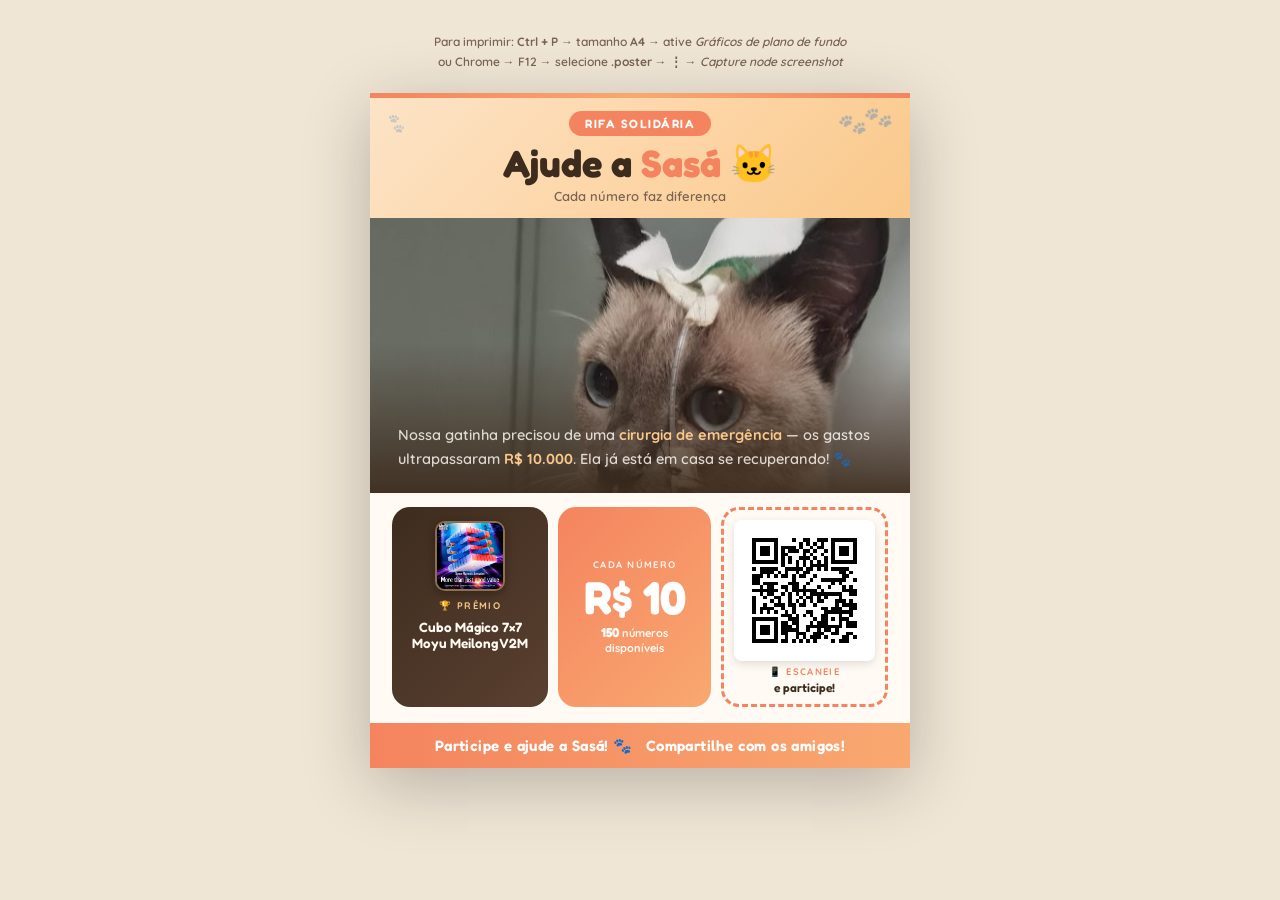
<file: cartaz.html>
<!doctype html>
<html lang="pt-BR">
  <head>
    <meta charset="UTF-8" />
    <title>Cartaz — Rifa Solidária Sasá</title>
    <link
      href="https://fonts.googleapis.com/css2?family=Fredoka:wght@400;500;600;700&family=Quicksand:wght@400;500;600;700&display=swap"
      rel="stylesheet"
    />
    <style>
      * {
        margin: 0;
        padding: 0;
        box-sizing: border-box;
      }

      body {
        background: #f0e6d6;
        min-height: 100vh;
        display: flex;
        flex-direction: column;
        align-items: center;
        padding: 32px 16px 48px;
        font-family: "Fredoka", sans-serif;
      }

      .hint {
        color: #7a6352;
        font-family: "Quicksand", sans-serif;
        font-size: 12px;
        font-weight: 600;
        margin-bottom: 20px;
        text-align: center;
        line-height: 1.7;
      }

      /* ══════════════ POSTER ══════════════ */
      .poster {
        width: 540px;
        height: 675px;
        background: #fffaf3;
        overflow: hidden;
        display: flex;
        flex-direction: column;
        box-shadow: 0 16px 64px rgba(0, 0, 0, 0.24);
        position: relative;
      }

      /* top stripe — idêntico ao site */
      .poster::before {
        content: "";
        position: absolute;
        top: 0;
        left: 0;
        right: 0;
        height: 5px;
        background: linear-gradient(90deg, #f4845f, #f9a870, #f4845f);
        z-index: 30;
      }

      /* ══ HEADER ══ */
      .ph {
        background: linear-gradient(
          135deg,
          #fce4c7 0%,
          #fdd6a8 50%,
          #f9c88a 100%
        );
        padding: 18px 28px 14px;
        text-align: center;
        position: relative;
        flex-shrink: 0;
      }

      .ph-paws-r {
        position: absolute;
        top: 14px;
        right: 18px;
        font-size: 22px;
        opacity: 0.3;
        transform: rotate(-15deg);
      }

      .ph-paws-l {
        position: absolute;
        top: 20px;
        left: 16px;
        font-size: 16px;
        opacity: 0.22;
        transform: rotate(20deg);
      }

      .ph-badge {
        display: inline-block;
        background: #f4845f;
        color: #fff;
        font-family: "Fredoka", sans-serif;
        font-weight: 600;
        font-size: 12px;
        letter-spacing: 1.5px;
        text-transform: uppercase;
        padding: 5px 16px;
        border-radius: 30px;
        margin-bottom: 8px;
      }

      .ph-title {
        font-family: "Fredoka", sans-serif;
        font-size: 38px;
        font-weight: 700;
        color: #3d2c1e;
        line-height: 1.05;
        margin-bottom: 4px;
      }

      .ph-title span {
        color: #f4845f;
      }

      .ph-sub {
        font-family: "Quicksand", sans-serif;
        font-size: 13px;
        font-weight: 600;
        color: #7a6352;
      }

      /* ══ FOTO — full-bleed, flex:1 ══ */
      .photo-section {
        flex: 1;
        position: relative;
        overflow: hidden;
      }

      .photo-section img {
        width: 100%;
        height: 100%;
        object-fit: cover;
        object-position: center 15%;
        display: block;
      }

      /* gradiente de baixo para legenda */
      .photo-section::after {
        content: "";
        position: absolute;
        bottom: 0;
        left: 0;
        right: 0;
        height: 55%;
        background: linear-gradient(
          to top,
          rgba(61, 44, 30, 0.92) 0%,
          transparent 100%
        );
      }

      .photo-caption {
        position: absolute;
        bottom: 22px;
        left: 28px;
        right: 28px;
        z-index: 2;
        color: rgba(255, 250, 243, 0.82);
        font-family: "Quicksand", sans-serif;
        font-size: 14.5px;
        font-weight: 600;
        line-height: 1.65;
      }

      .photo-caption strong {
        color: #f9c88a;
        font-weight: 700;
      }

      /* ══ CARDS ══ */
      .cards {
        flex-shrink: 0;
        padding: 14px 22px 16px;
        display: flex;
        flex-direction: column;
        gap: 10px;
        background: #fffaf3;
      }

      .cards-row {
        display: flex;
        gap: 10px;
        align-items: stretch;
      }

      /* prêmio — dark brown idêntico ao site */
      .prize-card {
        flex: 1;
        background: linear-gradient(135deg, #3d2c1e, #5a4030);
        border-radius: 18px;
        padding: 14px 14px 16px;
        display: flex;
        flex-direction: column;
        align-items: center;
        text-align: center;
        gap: 8px;
        min-width: 0;
      }

      .prize-img {
        width: 70px;
        height: 70px;
        object-fit: cover;
        border-radius: 10px;
        border: 2px solid rgba(249, 200, 138, 0.4);
        box-shadow: 0 3px 10px rgba(0, 0, 0, 0.3);
        flex-shrink: 0;
      }

      .prize-eyebrow {
        font-family: "Quicksand", sans-serif;
        font-size: 9.5px;
        font-weight: 700;
        letter-spacing: 1.3px;
        text-transform: uppercase;
        color: #f9c88a;
      }

      .prize-name {
        font-family: "Fredoka", sans-serif;
        font-size: 13.5px;
        font-weight: 600;
        color: #fffaf3;
        line-height: 1.2;
      }

      /* preço — coral idêntico ao site */
      .price-card {
        flex: 1;
        background: linear-gradient(135deg, #f4845f, #f9a870);
        border-radius: 18px;
        padding: 14px 12px;
        display: flex;
        flex-direction: column;
        align-items: center;
        justify-content: center;
        text-align: center;
        gap: 4px;
      }

      .price-eyebrow {
        font-family: "Quicksand", sans-serif;
        font-size: 9.5px;
        font-weight: 700;
        letter-spacing: 1.3px;
        text-transform: uppercase;
        color: rgba(255, 255, 255, 0.9);
      }

      .price-value {
        font-family: "Fredoka", sans-serif;
        font-size: 46px;
        font-weight: 700;
        color: #fff;
        line-height: 1;
      }

      .price-nums-lbl {
        font-family: "Quicksand", sans-serif;
        font-size: 11px;
        font-weight: 700;
        color: rgba(255, 255, 255, 0.95);
        line-height: 1.3;
      }

      .price-nums-lbl strong {
        font-family: "Fredoka", sans-serif;
        font-weight: 700;
        font-size: 13px;
      }

      /* ══ QR CODE — destaque ══ */
      .qr-card {
        flex: 1.1;
        background: #fffaf3;
        border: 3px dashed #f4845f;
        border-radius: 18px;
        padding: 10px 10px 8px;
        display: flex;
        flex-direction: column;
        align-items: center;
        justify-content: center;
        gap: 4px;
      }

      .qr-img {
        width: 100%;
        max-width: 150px;
        height: auto;
        aspect-ratio: 1;
        background: #fff;
        padding: 4px;
        border-radius: 8px;
        box-shadow: 0 3px 10px rgba(0, 0, 0, 0.12);
      }

      .qr-eyebrow {
        font-family: "Quicksand", sans-serif;
        font-size: 9.5px;
        font-weight: 700;
        letter-spacing: 1.3px;
        text-transform: uppercase;
        color: #f4845f;
        text-align: center;
      }

      .qr-detail {
        font-family: "Fredoka", sans-serif;
        font-size: 12px;
        font-weight: 600;
        color: #3d2c1e;
        line-height: 1.2;
        text-align: center;
      }

      /* ══ FOOTER ══ */
      .footer-strip {
        background: linear-gradient(90deg, #f4845f, #f9a870);
        padding: 13px 20px;
        text-align: center;
        font-family: "Fredoka", sans-serif;
        font-size: 15px;
        font-weight: 600;
        color: #fff;
        letter-spacing: 0.4px;
        flex-shrink: 0;
      }

      /* ══ IMPRESSÃO A4 ══ */
      @media print {
        @page {
          size: 200mm 250mm;
          margin: 0;
        }

        html,
        body {
          background: #fff;
          padding: 0;
          margin: 0;
        }

        .hint {
          display: none !important;
        }

        .poster {
          width: 200mm;
          height: 250mm;
          box-shadow: none;
          page-break-inside: avoid;
        }

        .poster::before {
          -webkit-print-color-adjust: exact;
          print-color-adjust: exact;
        }

        * {
          -webkit-print-color-adjust: exact !important;
          print-color-adjust: exact !important;
        }
      }
    </style>
  </head>
  <body>
    <p class="hint">
      Para imprimir: <strong>Ctrl + P</strong> → tamanho <strong>A4</strong> →
      ative <em>Gráficos de plano de fundo</em><br />
      ou Chrome → F12 → selecione <strong>.poster</strong> → ⋮ →
      <em>Capture node screenshot</em>
    </p>

    <div class="poster">
      <!-- HEADER -->
      <div class="ph">
        <div class="ph-paws-r">🐾🐾</div>
        <div class="ph-paws-l">🐾</div>
        <div class="ph-badge">Rifa Solidária</div>
        <div class="ph-title">Ajude a <span>Sasá</span> 🐱</div>
        <div class="ph-sub">Cada número faz diferença</div>
      </div>

      <!-- FOTO FULL-BLEED -->
      <div class="photo-section">
        <img src="img/foto2.jpg" alt="Sasá" />
        <div class="photo-caption">
          Nossa gatinha precisou de uma
          <strong>cirurgia de emergência</strong> — os gastos ultrapassaram
          <strong>R$&nbsp;10.000</strong>. Ela já está em casa se recuperando!
          🐾
        </div>
      </div>

      <!-- CARDS -->
      <div class="cards">
        <div class="cards-row">
          <div class="prize-card">
            <img
              src="img/premio1.jpg"
              alt="Cubo Mágico 7x7"
              class="prize-img"
            />
            <div class="prize-eyebrow">🏆 Prêmio</div>
            <div class="prize-name">Cubo Mágico 7×7<br />Moyu Meilong V2M</div>
          </div>

          <div class="price-card">
            <div class="price-eyebrow">Cada número</div>
            <div class="price-value">R$&nbsp;10</div>
            <div class="price-nums-lbl">
              <strong>150</strong> números<br />disponíveis
            </div>
          </div>

          <div class="qr-card">
            <img
              src="img/qrcode.svg"
              alt="QR Code para participar"
              class="qr-img"
            />
            <div class="qr-eyebrow">📱 Escaneie</div>
            <div class="qr-detail">e participe!</div>
          </div>
        </div>
      </div>

      <!-- FOOTER -->
      <div class="footer-strip">
        Participe e ajude a Sasá! 🐾 &nbsp; Compartilhe com os amigos!
      </div>
    </div>
  </body>
</html>
</file>
<file: css/stylesheet.css>
* {
  margin: 0;
  padding: 0;
  box-sizing: border-box;
}

/* O atributo hidden precisa vencer os display: flex/inline-flex daqui */
[hidden] {
  display: none !important;
}

body {
  display: flex;
  align-items: flex-start;
  justify-content: center;
  min-height: 100vh;
  background: #f0e6d6;
  font-family: "Quicksand", sans-serif;
  padding: 24px 16px;
}

.card {
  width: clamp(320px, 90vw, 720px);
  background: #fffaf3;
  border-radius: 28px;
  overflow: hidden;
  box-shadow: 0 8px 40px rgba(0, 0, 0, 0.12);
  position: relative;
}

.card::before {
  content: "";
  position: absolute;
  top: 0;
  left: 0;
  right: 0;
  height: 6px;
  background: linear-gradient(90deg, #f4845f, #f9a870, #f4845f);
}

.header {
  background: linear-gradient(135deg, #fce4c7 0%, #fdd6a8 50%, #f9c88a 100%);
  padding: 32px 28px 24px;
  text-align: center;
  position: relative;
  overflow: hidden;
}

.header::after {
  content: "";
  position: absolute;
  bottom: -15px;
  left: 0;
  right: 0;
  height: 30px;
  background: #fffaf3;
  border-radius: 50% 50% 0 0;
}

.paw-prints {
  position: absolute;
  top: 12px;
  right: 16px;
  font-size: 22px;
  opacity: 0.3;
  transform: rotate(-15deg);
}

.paw-prints-left {
  position: absolute;
  top: 18px;
  left: 16px;
  font-size: 18px;
  opacity: 0.25;
  transform: rotate(20deg);
}

.badge {
  display: inline-block;
  background: #f4845f;
  color: white;
  font-family: "Fredoka", sans-serif;
  font-weight: 600;
  font-size: 13px;
  letter-spacing: 1.5px;
  text-transform: uppercase;
  padding: 6px 18px;
  border-radius: 30px;
  margin-bottom: 14px;
}

.title {
  font-family: "Fredoka", sans-serif;
  font-size: 32px;
  font-weight: 700;
  color: #3d2c1e;
  line-height: 1.2;
  margin-bottom: 6px;
}

.title span,
p > strong {
  color: #f4845f;
}

.subtitle {
  font-size: 15px;
  color: #7a6352;
  font-weight: 500;
}

.cat-photo-header {
  width: 150px;
  height: 150px;
  border-radius: 50%;
  object-fit: cover;
  margin-top: 18px;
  border: 4px solid white;
  box-shadow: 0 4px 16px rgba(0, 0, 0, 0.15);
  position: relative;
  z-index: 1;
}

.body {
  padding: 20px 28px 28px;
}

.cause-box {
  background: linear-gradient(135deg, #fff5eb, #fff0e0);
  border-left: 4px solid #f4845f;
  border-radius: 0 14px 14px 0;
  padding: 16px 18px;
  margin-bottom: 20px;
}

.cause-box .cause-title {
  font-family: "Fredoka", sans-serif;
  font-weight: 600;
  font-size: 18px;
  color: #f4845f;
  margin-bottom: 6px;
  display: flex;
  align-items: center;
  gap: 6px;
}

.cause-body {
  display: flex;
  flex-direction: column;
  gap: 10px;
}

.cause-box p {
  font-size: 14px;
  color: #5a4636;
  line-height: 1.6;
  text-align: justify;
}

.cause-photos {
  display: flex;
  flex-direction: row;
  gap: 8px;
  margin-top: 4px;
  justify-content: space-evenly;
}

.cat-photo-cause {
  flex: 1;
  min-width: 0;
  aspect-ratio: 1;
  object-fit: cover;
  border-radius: 12px;
  box-shadow: 0 3px 10px rgba(0, 0, 0, 0.15);
  border: 2px solid #f4845f;
}

.result-box {
  background: linear-gradient(135deg, #3d2c1e, #5a4030);
  border-radius: 18px;
  padding: 22px 20px;
  margin-bottom: 20px;
  text-align: center;
  position: relative;
  overflow: hidden;
  box-shadow: 0 8px 24px rgba(61, 44, 30, 0.28);
}

.result-box::after {
  content: "🏆";
  position: absolute;
  right: 12px;
  bottom: 2px;
  font-size: 58px;
  opacity: 0.12;
  transform: rotate(-10deg);
  pointer-events: none;
}

.result-eyebrow {
  font-size: 11px;
  text-transform: uppercase;
  letter-spacing: 1.5px;
  font-weight: 700;
  color: #f9c88a;
  margin-bottom: 6px;
}

.result-headline {
  font-family: "Fredoka", sans-serif;
  font-size: 22px;
  font-weight: 700;
  color: #fffaf3;
  line-height: 1.2;
  margin-bottom: 16px;
}

.result-number-wrap {
  display: inline-flex;
  flex-direction: column;
  align-items: center;
  gap: 4px;
  background: rgba(255, 255, 255, 0.08);
  border: 2px solid rgba(249, 200, 138, 0.5);
  border-radius: 18px;
  padding: 12px 34px;
  margin-bottom: 16px;
  position: relative;
  z-index: 1;
}

.result-number-label {
  font-size: 11px;
  text-transform: uppercase;
  letter-spacing: 1.5px;
  font-weight: 600;
  color: rgba(255, 250, 243, 0.75);
}

.result-number {
  font-family: "Fredoka", sans-serif;
  font-size: 60px;
  font-weight: 700;
  color: #f9c88a;
  line-height: 1;
}

.result-meta {
  display: flex;
  flex-direction: column;
  align-items: center;
  gap: 12px;
  position: relative;
  z-index: 1;
}

.result-concurso-line {
  font-size: 13px;
  color: rgba(255, 250, 243, 0.85);
  line-height: 1.5;
}

.result-concurso-line strong {
  color: #fffaf3;
  font-weight: 700;
}

/* Apuração ainda aberta: troca o troféu pela ampulheta */
.result-box.is-pending::after {
  content: "⏳";
}

.result-pending {
  display: flex;
  align-items: flex-start;
  gap: 12px;
  text-align: left;
  background: rgba(255, 255, 255, 0.08);
  border: 2px solid rgba(249, 200, 138, 0.4);
  border-radius: 16px;
  padding: 14px 18px;
  margin-bottom: 16px;
  position: relative;
  z-index: 1;
}

.result-pending-icon {
  font-size: 26px;
  line-height: 1.2;
  flex-shrink: 0;
}

.result-pending-text {
  font-size: 13.5px;
  line-height: 1.6;
  color: rgba(255, 250, 243, 0.9);
}

.result-pending-text strong {
  color: #f9c88a;
  font-weight: 700;
}

/* ─── Passo a passo da apuração ─── */
.apuracao {
  align-self: stretch;
  border-top: 1px solid rgba(249, 200, 138, 0.25);
  padding-top: 14px;
  text-align: left;
}

.apuracao-title {
  font-size: 11px;
  text-transform: uppercase;
  letter-spacing: 1.5px;
  font-weight: 700;
  color: #f9c88a;
  text-align: center;
  margin-bottom: 12px;
}

.apuracao-history {
  font-size: 12px;
  font-style: italic;
  line-height: 1.5;
  color: rgba(255, 250, 243, 0.55);
  text-align: center;
  margin-bottom: 14px;
  padding-bottom: 12px;
  border-bottom: 1px dashed rgba(249, 200, 138, 0.2);
}

.apuracao-rodada + .apuracao-rodada {
  margin-top: 16px;
  padding-top: 14px;
  border-top: 1px dashed rgba(249, 200, 138, 0.2);
}

.apuracao-rodada-title {
  font-family: "Fredoka", sans-serif;
  font-size: 12.5px;
  font-weight: 600;
  letter-spacing: 0.5px;
  color: rgba(255, 250, 243, 0.75);
  text-align: center;
  margin-bottom: 8px;
}

.apuracao-rodada-end {
  margin-top: 8px;
  padding-left: 12px;
  font-size: 12px;
  font-style: italic;
  line-height: 1.5;
  color: rgba(255, 250, 243, 0.5);
}

.apuracao-step {
  display: flex;
  align-items: flex-start;
  gap: 12px;
  padding: 8px 12px;
  border-radius: 10px;
  border: 1.5px solid transparent;
}

.apuracao-step + .apuracao-step {
  margin-top: 4px;
}

.apuracao-ordem {
  font-family: "Fredoka", sans-serif;
  font-size: 13px;
  font-weight: 600;
  color: rgba(255, 250, 243, 0.55);
  flex-shrink: 0;
  min-width: 24px;
  padding-top: 2px;
}

.apuracao-body {
  display: flex;
  flex-direction: column;
  gap: 3px;
  min-width: 0;
}

.apuracao-line {
  display: flex;
  align-items: baseline;
  gap: 8px;
  flex-wrap: wrap;
}

.apuracao-premio {
  font-family: "Fredoka", sans-serif;
  font-size: 15px;
  font-weight: 600;
  color: rgba(255, 250, 243, 0.5);
  letter-spacing: 1px;
}

.apuracao-arrow {
  font-size: 13px;
  color: rgba(255, 250, 243, 0.35);
}

.apuracao-digits {
  font-family: "Fredoka", sans-serif;
  font-size: 18px;
  font-weight: 700;
  color: #fffaf3;
  letter-spacing: 2px;
}

.apuracao-verdict {
  font-size: 12px;
  line-height: 1.45;
  color: rgba(255, 250, 243, 0.6);
}

.apuracao-step.is-winner {
  background: rgba(249, 200, 138, 0.14);
  border-color: rgba(249, 200, 138, 0.5);
}

.apuracao-step.is-winner .apuracao-ordem {
  color: #f9c88a;
}

.apuracao-step.is-winner .apuracao-premio {
  color: rgba(255, 250, 243, 0.75);
}

.apuracao-step.is-winner .apuracao-digits {
  font-size: 20px;
  color: #f9c88a;
}

.apuracao-step.is-winner .apuracao-verdict {
  color: #f9c88a;
  font-weight: 700;
}

.apuracao-nota {
  margin-top: 10px;
  font-size: 12px;
  font-style: italic;
  line-height: 1.55;
  color: rgba(255, 250, 243, 0.65);
  text-align: center;
}

.apuracao-ref {
  margin-top: 12px;
  font-size: 11.5px;
  line-height: 1.55;
  color: rgba(255, 250, 243, 0.5);
  text-align: center;
}

.apuracao-ref-link {
  color: #f9c88a;
  text-decoration: underline;
  text-underline-offset: 2px;
  text-decoration-color: rgba(249, 200, 138, 0.4);
}

.apuracao-ref-link:hover {
  text-decoration-color: #f9c88a;
}

.result-link {
  display: inline-flex;
  align-items: center;
  gap: 7px;
  background: #f4845f;
  color: #fff;
  font-family: "Fredoka", sans-serif;
  font-size: 14px;
  font-weight: 600;
  text-decoration: none;
  padding: 9px 20px;
  border-radius: 30px;
  box-shadow: 0 3px 10px rgba(244, 132, 95, 0.4);
  transition:
    transform 0.15s,
    box-shadow 0.15s;
}

.result-link:hover {
  transform: translateY(-2px);
  box-shadow: 0 5px 14px rgba(244, 132, 95, 0.5);
}

.announce-box {
  background: linear-gradient(135deg, #f4845f, #f9a870);
  border-radius: 18px;
  padding: 18px 20px;
  margin-bottom: 20px;
  box-shadow: 0 6px 20px rgba(244, 132, 95, 0.28);
  position: relative;
  overflow: hidden;
}

.announce-box::after {
  content: "🐾";
  position: absolute;
  right: 12px;
  bottom: 4px;
  font-size: 56px;
  opacity: 0.13;
  transform: rotate(-12deg);
  pointer-events: none;
}

.announce-eyebrow {
  font-size: 11px;
  text-transform: uppercase;
  letter-spacing: 1.5px;
  font-weight: 700;
  color: rgba(255, 255, 255, 0.85);
  margin-bottom: 5px;
}

.announce-headline {
  font-family: "Fredoka", sans-serif;
  font-size: 22px;
  font-weight: 700;
  color: #fff;
  line-height: 1.2;
  margin-bottom: 12px;
}

.announce-date {
  display: flex;
  align-items: center;
  gap: 14px;
  background: rgba(255, 255, 255, 0.16);
  border: 1.5px solid rgba(255, 255, 255, 0.35);
  border-radius: 14px;
  padding: 10px 16px;
  margin-bottom: 14px;
  position: relative;
  z-index: 1;
}

.announce-date-day {
  font-family: "Fredoka", sans-serif;
  font-size: 42px;
  font-weight: 700;
  color: #fff;
  line-height: 1;
  flex-shrink: 0;
}

.announce-date-rest {
  display: flex;
  flex-direction: column;
  gap: 3px;
  min-width: 0;
}

.announce-date-month {
  font-family: "Fredoka", sans-serif;
  font-size: 18px;
  font-weight: 600;
  color: #fff;
  line-height: 1.1;
}

.announce-date-note {
  font-size: 12px;
  font-weight: 600;
  color: rgba(255, 255, 255, 0.9);
  line-height: 1.35;
}

.announce-text {
  display: flex;
  flex-direction: column;
  gap: 9px;
  position: relative;
  z-index: 1;
}

.announce-text p {
  font-size: 13.5px;
  color: rgba(255, 255, 255, 0.95);
  line-height: 1.6;
  text-align: justify;
}

.announce-text p > strong {
  color: #fff;
  font-weight: 700;
}

.info-grid {
  display: grid;
  grid-template-columns: 1fr 1fr;
  gap: 12px;
  margin-bottom: 20px;
}

.info-item {
  background: #faf5ee;
  border-radius: 16px;
  padding: 16px;
  text-align: center;
  border: 1.5px solid #f0e4d4;
  transition: transform 0.2s;
}

.info-item:hover {
  transform: translateY(-2px);
}

.info-item .icon {
  font-size: 24px;
  margin-bottom: 6px;
}

.info-item .label {
  font-size: 11px;
  text-transform: uppercase;
  letter-spacing: 1px;
  color: #a08a74;
  font-weight: 600;
  margin-bottom: 4px;
}

.info-item .value {
  font-family: "Fredoka", sans-serif;
  font-size: 20px;
  font-weight: 700;
  color: #3d2c1e;
}

.info-item .value.highlight {
  color: #f4845f;
}

.how-to-section {
  margin-bottom: 20px;
}

.how-to-title {
  font-size: 12px;
  color: #a08a74;
  font-weight: 600;
  text-transform: uppercase;
  letter-spacing: 1px;
  margin-bottom: 10px;
  text-align: center;
}

.how-to-steps {
  display: flex;
  flex-direction: column;
  gap: 8px;
}

.how-to-step {
  display: flex;
  align-items: center;
  gap: 12px;
  background: #faf5ee;
  border-radius: 12px;
  padding: 10px 14px;
  border: 1.5px solid #f0e4d4;
}

.step-number {
  width: 28px;
  height: 28px;
  border-radius: 50%;
  background: linear-gradient(135deg, #f4845f, #f9a870);
  color: white;
  font-family: "Fredoka", sans-serif;
  font-size: 15px;
  font-weight: 700;
  display: flex;
  align-items: center;
  justify-content: center;
  flex-shrink: 0;
}

.step-text {
  font-size: 13px;
  color: #5a4636;
  line-height: 1.4;
}

.step-text strong {
  color: #f4845f;
}

.prize-box {
  background: linear-gradient(135deg, #3d2c1e, #5a4030);
  border-radius: 18px;
  padding: 18px 20px;
  margin-bottom: 20px;
  display: flex;
  flex-direction: column;
  gap: 14px;
}

.prize-header {
  display: flex;
  align-items: center;
  gap: 16px;
}

.prize-gallery {
  overflow: hidden;
  border-radius: 10px;
}

.prize-gallery:hover .prize-gallery-track {
  animation-play-state: paused;
}

.prize-gallery-track {
  display: flex;
  gap: 8px;
  width: max-content;
  animation: prize-scroll linear infinite;
}

@keyframes prize-scroll {
  0% { transform: translateX(0); }
  100% { transform: translateX(-50%); }
}

.prize-photo {
  width: 120px;
  height: 120px;
  object-fit: cover;
  border-radius: 10px;
  border: 2px solid rgba(249, 200, 138, 0.4);
  box-shadow: 0 3px 10px rgba(0, 0, 0, 0.3);
  flex-shrink: 0;
}

.prize-icon {
  font-size: 40px;
  flex-shrink: 0;
}

.prize-info .prize-label {
  font-size: 11px;
  text-transform: uppercase;
  letter-spacing: 1.5px;
  color: #f9c88a;
  font-weight: 600;
  margin-bottom: 4px;
}

.prize-info .prize-name {
  font-family: "Fredoka", sans-serif;
  font-size: 18px;
  font-weight: 600;
  color: #fffaf3;
  line-height: 1.3;
}

.prize-info .prize-name.small {
  font-size: smaller;
  opacity: 0.75;
}

.numbers-section {
  margin-bottom: 20px;
}

.numbers-title {
  font-family: "Fredoka", sans-serif;
  font-weight: 600;
  font-size: 14px;
  color: #f4845f;
  text-align: center;
  text-transform: uppercase;
  letter-spacing: 1px;
  margin-bottom: 10px;
}

.numbers-legend {
  display: flex;
  justify-content: center;
  gap: 20px;
  margin-bottom: 10px;
}

.legend-item {
  display: flex;
  align-items: center;
  gap: 6px;
  font-size: 12px;
  font-weight: 600;
  color: #7a6352;
}

.legend-item::before {
  content: "";
  width: 14px;
  height: 14px;
  border-radius: 4px;
  display: inline-block;
}

.legend-available::before {
  background: #faf5ee;
  border: 1.5px solid #f0e4d4;
}

.legend-selected::before {
  background: linear-gradient(135deg, #f4845f, #f9a870);
  border: 1.5px solid #f4845f;
}

.legend-sold::before {
  background: #e8c9b0;
  border: 1.5px solid #d4b090;
}

.legend-winner::before {
  background: linear-gradient(135deg, #f9c88a, #f4b06a);
  border: 1.5px solid #e0954a;
}

/* Depois do sorteio ninguém seleciona mais nada */
.raffle-closed .legend-selected {
  display: none;
}

#numbers-grid {
  display: grid;
  grid-template-columns: repeat(10, 1fr);
  gap: 4px;
  user-select: none;
}

.number-cell {
  aspect-ratio: 1;
  display: flex;
  align-items: center;
  justify-content: center;
  font-family: "Fredoka", sans-serif;
  font-size: 16px;
  font-weight: 600;
  border-radius: 8px;
  background: #faf5ee;
  color: #3d2c1e;
  border: 1.5px solid #f0e4d4;
  transition:
    transform 0.15s,
    box-shadow 0.15s,
    background 0.15s,
    color 0.15s,
    border-color 0.15s;
}

.number-cell:not(.sold) {
  cursor: pointer;
}

.number-cell:not(.sold):hover {
  transform: translateY(-1px);
  border-color: #f4845f;
  color: #f4845f;
}

.number-cell.selected {
  background: linear-gradient(135deg, #f4845f, #f9a870);
  color: white;
  border-color: #f4845f;
  box-shadow: 0 2px 8px rgba(244, 132, 95, 0.4);
}

.number-cell.selected:hover {
  color: white;
  transform: translateY(-2px);
  box-shadow: 0 4px 12px rgba(244, 132, 95, 0.55);
}

.number-cell.sold {
  background: #e8c9b0;
  color: #b08060;
  text-decoration: line-through;
  border-color: #d4b090;
  cursor: not-allowed;
}

.number-cell.winner {
  background: linear-gradient(135deg, #f9c88a, #f4b06a);
  color: #3d2c1e;
  border-color: #e0954a;
  font-weight: 700;
  text-decoration: none;
  cursor: default;
  position: relative;
  z-index: 1;
  animation: winner-pulse 1.8s ease-in-out infinite;
}

@keyframes winner-pulse {
  0%,
  100% {
    box-shadow:
      0 0 0 3px rgba(249, 200, 138, 0.55),
      0 4px 12px rgba(224, 149, 74, 0.45);
  }
  50% {
    box-shadow:
      0 0 0 8px rgba(249, 200, 138, 0.16),
      0 4px 16px rgba(224, 149, 74, 0.6);
  }
}

/* Sorteio encerrado: nenhum número é mais clicável */
.raffle-closed .number-cell {
  cursor: default;
}

.raffle-closed .number-cell:not(.sold):hover {
  transform: none;
  border-color: #f0e4d4;
  color: #3d2c1e;
}

.selection-counter {
  margin-top: 12px;
  background: linear-gradient(135deg, #fff5eb, #fff0e0);
  border: 2px solid #f4845f;
  border-radius: 14px;
  padding: 12px 16px;
  flex-direction: column;
  gap: 6px;
}

.selection-header {
  display: flex;
  align-items: center;
  justify-content: space-between;
  gap: 8px;
}

.selection-label {
  font-family: "Fredoka", sans-serif;
  font-size: 14px;
  font-weight: 600;
  color: #f4845f;
}

.selection-numbers-list {
  font-family: "Fredoka", sans-serif;
  font-size: 16px;
  font-weight: 700;
  color: #3d2c1e;
  word-break: break-all;
  line-height: 1.4;
}

.selection-total {
  font-size: 13px;
  font-weight: 600;
  color: #7a6352;
}

.selection-clear-btn {
  flex-shrink: 0;
  background: none;
  border: 1.5px solid #f4845f;
  border-radius: 20px;
  padding: 4px 12px;
  font-family: "Quicksand", sans-serif;
  font-size: 12px;
  font-weight: 700;
  color: #f4845f;
  cursor: pointer;
  transition:
    background 0.15s,
    color 0.15s;
}

.selection-clear-btn:hover {
  background: #f4845f;
  color: white;
}

.draw-section {
  background: linear-gradient(135deg, #fff5eb, #fff0e0);
  border-left: 4px solid #f4845f;
  border-radius: 0 14px 14px 0;
  padding: 16px 18px;
  margin-bottom: 20px;
}

.draw-title {
  font-family: "Fredoka", sans-serif;
  font-weight: 600;
  font-size: 14px;
  color: #f4845f;
  text-transform: uppercase;
  letter-spacing: 1px;
  margin-bottom: 12px;
}

.draw-info {
  display: flex;
  flex-direction: column;
  gap: 10px;
}

.draw-item {
  display: flex;
  flex-direction: column;
  gap: 2px;
}

.draw-label {
  font-size: 11px;
  text-transform: uppercase;
  letter-spacing: 1px;
  color: #a08a74;
  font-weight: 600;
}

.draw-value {
  font-family: "Fredoka", sans-serif;
  font-size: 15px;
  font-weight: 600;
  color: #3d2c1e;
}

.draw-tbd {
  color: #a08a74;
  font-style: italic;
}

.draw-divider {
  height: 1px;
  background: #f0e4d4;
}

.draw-rules {
  list-style: none;
  display: flex;
  flex-direction: column;
  gap: 6px;
  margin-top: 4px;
}

.draw-rules li {
  font-size: 13px;
  color: #5a4636;
  line-height: 1.5;
  padding-left: 14px;
  position: relative;
}

.draw-rules li::before {
  content: "›";
  position: absolute;
  left: 0;
  color: #f4845f;
  font-weight: 700;
}

.draw-highlight {
  color: #f4845f;
}

.thanks-box {
  background: linear-gradient(135deg, #fff5eb, #fff0e0);
  border: 1.5px solid #f7d9bf;
  border-radius: 18px;
  padding: 20px;
  margin-bottom: 20px;
  text-align: center;
  position: relative;
  overflow: hidden;
}

.thanks-title {
  font-family: "Fredoka", sans-serif;
  font-weight: 600;
  font-size: 18px;
  color: #f4845f;
  margin-bottom: 10px;
}

.thanks-status {
  display: inline-flex;
  align-items: center;
  gap: 8px;
  background: #fffaf3;
  border: 1.5px solid #f4845f;
  border-radius: 30px;
  padding: 7px 16px;
  margin-bottom: 12px;
  box-shadow: 0 2px 8px rgba(244, 132, 95, 0.15);
}

.thanks-status-icon {
  font-size: 17px;
  line-height: 1;
}

.thanks-status-text {
  font-family: "Fredoka", sans-serif;
  font-size: 14px;
  font-weight: 600;
  color: #3d2c1e;
}

.thanks-status-text strong {
  color: #f4845f;
  font-weight: 700;
}

.thanks-body {
  display: flex;
  flex-direction: column;
  gap: 10px;
}

.thanks-box p {
  font-size: 14px;
  color: #5a4636;
  line-height: 1.65;
}

.thanks-signature {
  font-family: "Fredoka", sans-serif;
  font-size: 15px;
  font-weight: 600;
  color: #3d2c1e;
  margin-top: 4px;
}

.contact-section {
  text-align: center;
  padding-top: 4px;
}

.contact-section .contact-label {
  font-size: 12px;
  color: #a08a74;
  font-weight: 600;
  text-transform: uppercase;
  letter-spacing: 1px;
  margin-bottom: 8px;
}

.contact-section .contact-info {
  font-family: "Fredoka", sans-serif;
  font-size: 16px;
  color: #3d2c1e;
  font-weight: 600;
}

.contact-section .contact-note {
  display: inline-flex;
  align-items: center;
  gap: 8px;
  margin-top: 0;
  background: linear-gradient(135deg, #25d366, #128c50);
  color: white;
  font-family: "Fredoka", sans-serif;
  font-size: 15px;
  font-weight: 600;
  text-decoration: none;
  padding: 9px 22px;
  border-radius: 30px;
  box-shadow: 0 3px 10px rgba(37, 211, 102, 0.4);
  transition:
    transform 0.15s,
    box-shadow 0.15s;
}

@keyframes pulseGlow {
  0%,
  100% {
    box-shadow: 0 3px 10px rgba(37, 211, 102, 0.4);
  }
  50% {
    box-shadow: 0 5px 22px rgba(37, 211, 102, 0.75);
  }
}

.contact-section .contact-note.has-selection {
  animation: pulseGlow 2s ease-in-out infinite;
}

.contact-section .contact-note:hover {
  transform: translateY(-2px);
  box-shadow: 0 5px 16px rgba(37, 211, 102, 0.5);
}

.contact-section .contact-note:active {
  transform: translateY(0);
}

.contact-buttons {
  display: flex;
  justify-content: center;
  align-items: center;
  gap: 10px;
  margin-top: 12px;
  flex-wrap: wrap;
}

.share-btn {
  margin-top: 0;
  background: linear-gradient(135deg, #667eea, #764ba2);
  color: white;
  border: none;
  border-radius: 30px;
  padding: 8px 22px;
  font-family: "Fredoka", sans-serif;
  font-size: 15px;
  font-weight: 600;
  cursor: pointer;
  transition:
    transform 0.15s,
    box-shadow 0.15s;
  box-shadow: 0 3px 10px rgba(102, 126, 234, 0.35);
}

.share-btn:hover {
  transform: translateY(-2px);
  box-shadow: 0 5px 14px rgba(102, 126, 234, 0.45);
}

.share-btn:active {
  transform: translateY(0);
}

.pix-copy-btn {
  margin-top: 0;
  background: linear-gradient(135deg, #f4845f, #f9a870);
  color: white;
  border: none;
  border-radius: 30px;
  padding: 8px 22px;
  font-family: "Fredoka", sans-serif;
  font-size: 15px;
  font-weight: 600;
  cursor: pointer;
  transition:
    transform 0.15s,
    box-shadow 0.15s;
  box-shadow: 0 3px 10px rgba(244, 132, 95, 0.35);
}

.pix-copy-btn:hover {
  transform: translateY(-2px);
  box-shadow: 0 5px 14px rgba(244, 132, 95, 0.45);
}

.pix-copy-btn:active {
  transform: translateY(0);
}

/* Botões desativados após o sorteio */
.is-disabled {
  opacity: 0.4;
  filter: grayscale(0.7);
  cursor: not-allowed;
  pointer-events: none;
  box-shadow: none;
  transform: none;
}

.closed-note {
  margin-top: 12px;
  background: #faf5ee;
  border: 1.5px dashed #d4b090;
  border-radius: 12px;
  padding: 10px 14px;
  font-size: 13px;
  font-weight: 600;
  color: #7a6352;
  line-height: 1.5;
}

.footer-strip {
  background: linear-gradient(90deg, #f4845f, #f9a870);
  padding: 10px;
  text-align: center;
  font-size: 12px;
  color: white;
  font-weight: 600;
  letter-spacing: 0.5px;
}

.heart {
  color: #e85d4a;
}

.footer-credit {
  margin-top: 6px;
  font-size: 11px;
  opacity: 0.85;
  font-weight: 500;
}

.footer-credit-link {
  color: white;
  text-decoration: underline;
  text-underline-offset: 2px;
  text-decoration-color: rgba(255, 255, 255, 0.5);
  transition:
    text-decoration-color 0.15s,
    opacity 0.15s;
}

.footer-credit-link:hover {
  text-decoration-color: white;
  opacity: 1;
}

@media (max-width: 550px) {
  #numbers-grid {
    grid-template-columns: repeat(5, 1fr);
  }

  .numbers-legend {
    flex-direction: column;
    align-items: center;
  }
}

@media (max-width: 600px) {
  .cause-photos {
    flex-direction: column;
  }

  .info-grid {
    grid-template-columns: 1fr;
  }
}

@media (min-width: 600px) {
  .header {
    padding: 40px 36px 28px;
  }

  .title {
    font-size: 40px;
  }

  .cat-photo-header {
    width: 180px;
    height: 180px;
  }

  .body {
    padding: 24px 36px 36px;
  }

  .cat-photo-cause {
    max-width: 200px;
  }

  .info-item .value {
    font-size: 24px;
  }

  .prize-info .prize-name {
    font-size: 20px;
  }

  #numbers-grid {
    grid-template-columns: repeat(10, 1fr);
    gap: 6px;
  }

  .number-cell {
    font-size: 16px;
    border-radius: 10px;
  }
}
</file>
